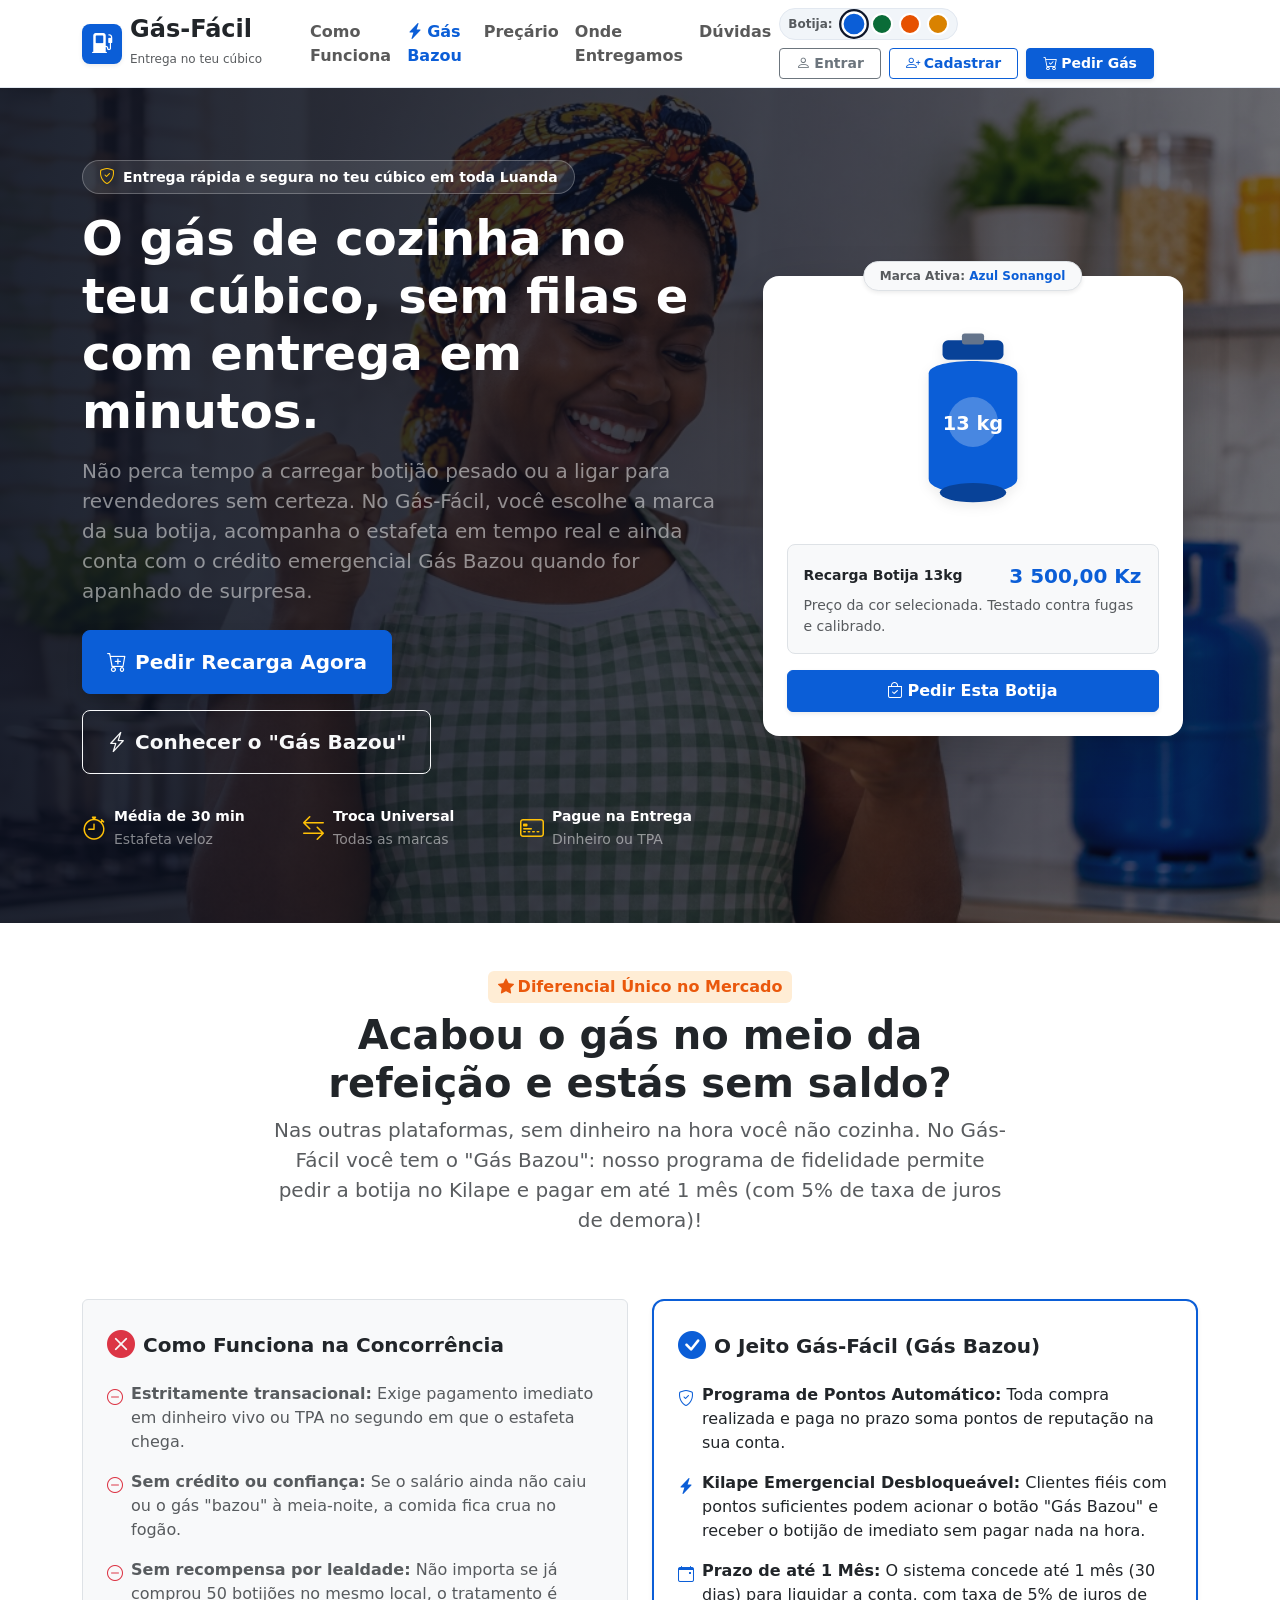
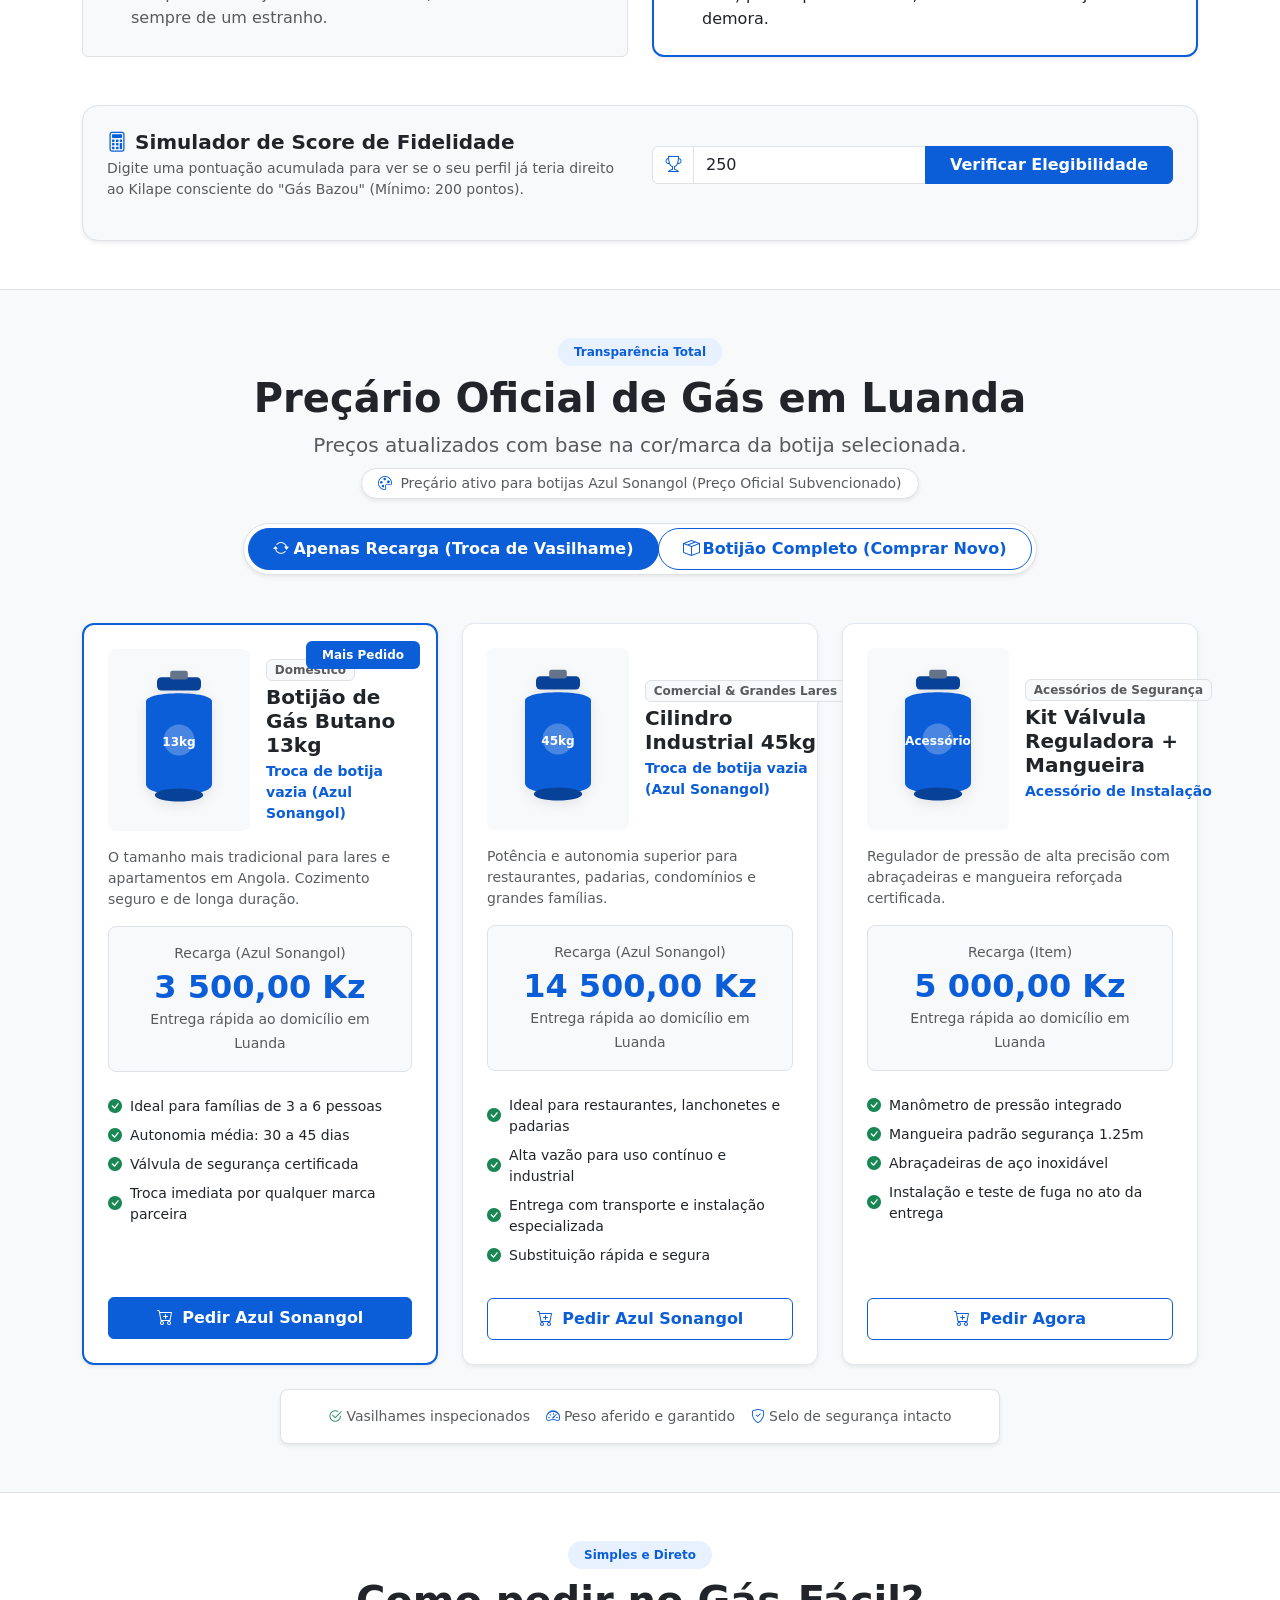
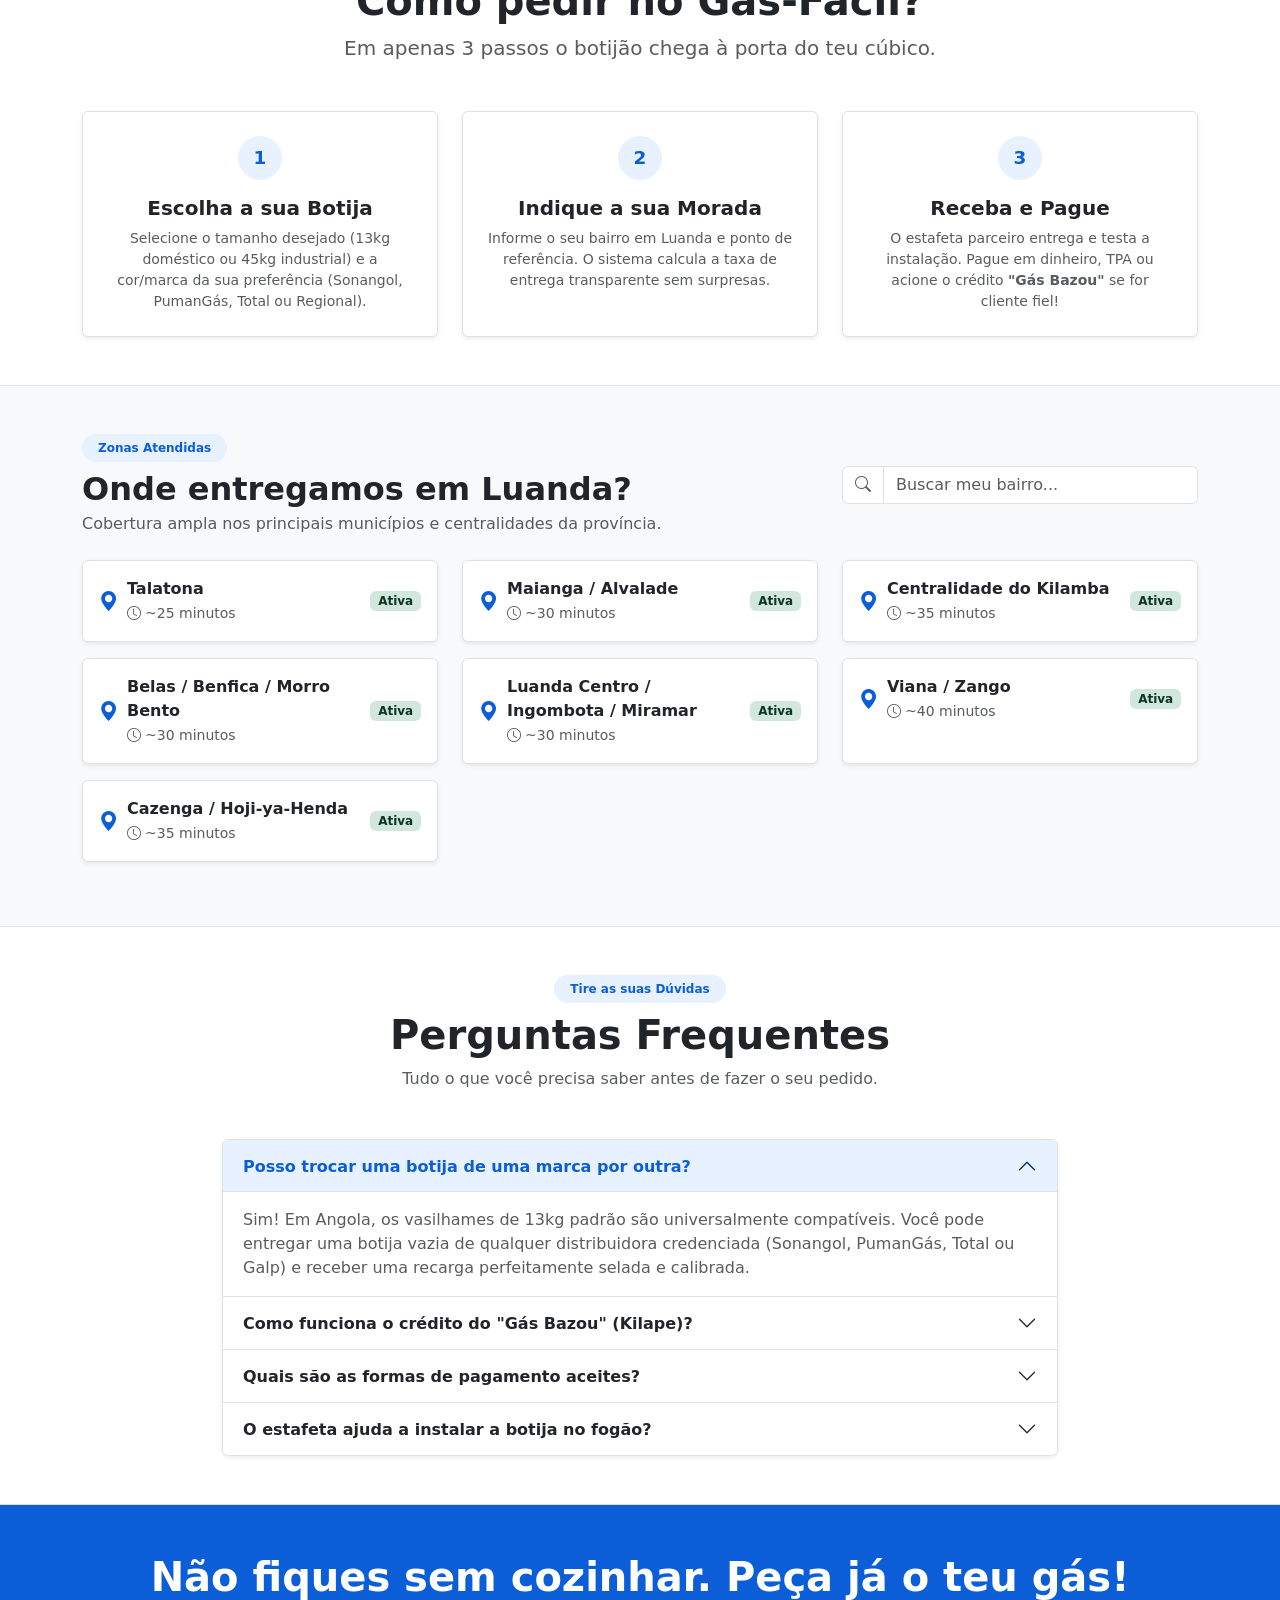
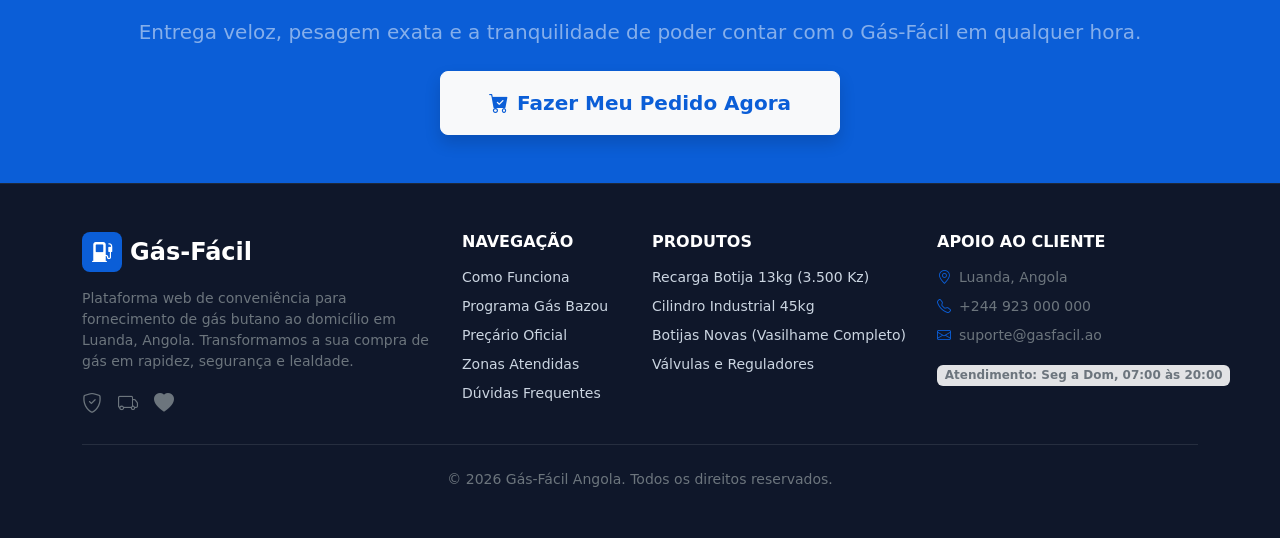
<file: src/index.html>
<!DOCTYPE html>
<html lang="pt" data-theme="blue">
<head>
  <meta charset="UTF-8">
  <meta name="viewport" content="width=device-width, initial-scale=1.0">
  <title>Gás-Fácil — Entrega Rápida de Gás no teu Cúbico em Luanda</title>
  <meta name="description" content="Plataforma de entrega rápida de gás butano ao domicílio em Luanda. Conheça o exclusivo Programa de Fidelidade com a função Gás Bazou (Kilape emergencial).">

  <!-- Bootstrap 5.3 Local -->
  <link rel="stylesheet" href="assets/css/bootstrap.min.css">
  
  <!-- Bootstrap Icons Local -->
  <link rel="stylesheet" href="assets/css/bootstrap-icons.min.css">
  
  <!-- Variáveis de Tema (White-label das Botijas em Angola) -->
  <link rel="stylesheet" href="assets/css/theme.css">
  
  <!-- Estilos Personalizados e Seguros -->
  <link rel="stylesheet" href="assets/css/styles.css">

  <!-- Aplicação imediata do tema para evitar oscilação visual -->
  <script>
    (function() {
      try {
        var savedTheme = localStorage.getItem('gf_theme') || 'blue';
        document.documentElement.setAttribute('data-theme', savedTheme);
      } catch (e) {}
    })();
  </script>
</head>
<body>

  <!-- ==========================================================================
       BARRA DE NAVEGAÇÃO PRINCIPAL (NAVBAR)
       ========================================================================== -->
  <header class="sticky-top gf-navbar">
    <nav class="navbar navbar-expand-lg navbar-light py-2">
      <div class="container">
        <!-- Logo e Identidade -->
        <a class="navbar-brand d-flex align-items-center gap-2" href="index.html">
          <div class="gf-logo-badge shadow-sm">
            <i class="bi bi-fuel-pump-fill" aria-hidden="true"></i>
          </div>
          <div>
            <span class="fs-4 fw-bold text-dark d-block lh-1">Gás-Fácil</span>
            <small class="text-muted" style="font-size: 0.75rem;">Entrega no teu cúbico</small>
          </div>
        </a>

        <!-- Botão Menu Mobile -->
        <button class="navbar-toggler" type="button" data-bs-toggle="collapse" data-bs-target="#navbarMain" aria-controls="navbarMain" aria-expanded="false" aria-label="Abrir menu de navegação">
          <span class="navbar-toggler-icon"></span>
        </button>

        <!-- Links e Ações -->
        <div class="collapse navbar-collapse" id="navbarMain">
          <ul class="navbar-nav me-auto mb-2 mb-lg-0 ms-lg-4">
            <li class="nav-item">
              <a class="nav-link fw-semibold" href="#como-funciona">Como Funciona</a>
            </li>
            <li class="nav-item">
              <a class="nav-link fw-semibold text-primary" href="#diferencial-bazou">
                <i class="bi bi-lightning-charge-fill me-1" aria-hidden="true"></i>Gás Bazou
              </a>
            </li>
            <li class="nav-item">
              <a class="nav-link fw-semibold" href="#precario">Preçário</a>
            </li>
            <li class="nav-item">
              <a class="nav-link fw-semibold" href="#cobertura">Onde Entregamos</a>
            </li>
            <li class="nav-item">
              <a class="nav-link fw-semibold" href="#faq">Dúvidas</a>
            </li>
          </ul>

          <!-- Lado Direito: Seletor de Tema das Botijas & Autenticação -->
          <div class="d-flex flex-wrap align-items-center gap-2">
            <!-- Seletor Cromático das Botijas (Azul, Verde, Laranja, Amarela) -->
            <div class="gf-theme-selector" title="Escolha a cor da sua botija/marca de preferência">
              <small class="text-muted fw-bold me-1 d-none d-sm-inline" style="font-size: 0.75rem;">Botija:</small>
              <button type="button" class="gf-theme-dot" data-set-theme="blue" title="Azul (Padrão Sonangol)" aria-label="Tema Azul"></button>
              <button type="button" class="gf-theme-dot" data-set-theme="green" title="Verde (PumanGás)" aria-label="Tema Verde"></button>
              <button type="button" class="gf-theme-dot" data-set-theme="orange" title="Laranja (TotalEnergies)" aria-label="Tema Laranja"></button>
              <button type="button" class="gf-theme-dot" data-set-theme="yellow" title="Amarela (Galp/Regional)" aria-label="Tema Amarela"></button>
            </div>

            <!-- Botões de Acesso -->
            <div id="navAuthButtons" class="d-flex align-items-center gap-2">
              <a href="login.html" class="btn btn-outline-secondary btn-sm px-3 fw-semibold">
                <i class="bi bi-person me-1" aria-hidden="true"></i>Entrar
              </a>
              <a href="register.html" class="btn btn-outline-primary btn-sm px-3 fw-semibold d-none d-sm-inline-block">
                <i class="bi bi-person-plus me-1" aria-hidden="true"></i>Cadastrar
              </a>
              <a href="#precario" class="btn btn-primary btn-sm px-3 fw-semibold shadow-sm">
                <i class="bi bi-cart-check me-1" aria-hidden="true"></i>Pedir Gás
              </a>
            </div>
          </div>
        </div>
      </div>
    </nav>
  </header>

  <main>
    <!-- ==========================================================================
         HERO SECTION (Com imagem de fundo e filtro de desfoque preto elegante)
         ========================================================================== -->
    <section class="gf-hero-section">
      <!-- Imagem de fundo com filtro de desfoque preto -->
      <div class="gf-hero-bg" aria-hidden="true"></div>
      <div class="gf-hero-overlay" aria-hidden="true"></div>

      <div class="container gf-hero-content">
        <div class="row align-items-center gy-4">
          <!-- Coluna de Texto e CTAs -->
          <div class="col-lg-7">
            <div class="d-inline-flex align-items-center gap-2 px-3 py-1 bg-white bg-opacity-10 border border-white border-opacity-25 rounded-pill mb-3 text-white">
              <i class="bi bi-shield-check text-warning" aria-hidden="true"></i>
              <span class="small fw-semibold">Entrega rápida e segura no teu cúbico em toda Luanda</span>
            </div>

            <h1 class="display-5 fw-bold text-white lh-tight mb-3">
              O gás de cozinha no teu cúbico, sem filas e com entrega em minutos.
            </h1>

            <p class="lead text-white-50 mb-4">
              Não perca tempo a carregar botijão pesado ou a ligar para revendedores sem certeza. No <strong>Gás-Fácil</strong>, você escolhe a marca da sua botija, acompanha o estafeta em tempo real e ainda conta com o crédito emergencial <strong>Gás Bazou</strong> quando for apanhado de surpresa.
            </p>

            <div class="d-flex flex-wrap gap-3 mb-4">
              <a href="#precario" class="btn btn-primary btn-lg px-4 py-3 fw-bold shadow">
                <i class="bi bi-cart-plus me-2" aria-hidden="true"></i>Pedir Recarga Agora
              </a>
              <a href="#diferencial-bazou" class="btn btn-outline-light btn-lg px-4 py-3 fw-bold">
                <i class="bi bi-lightning-charge me-2" aria-hidden="true"></i>Conhecer o "Gás Bazou"
              </a>
            </div>

            <!-- Benefícios Rápidos -->
            <div class="row g-3 pt-2 text-white">
              <div class="col-sm-4">
                <div class="d-flex align-items-center gap-2">
                  <i class="bi bi-stopwatch fs-4 text-warning" aria-hidden="true"></i>
                  <div>
                    <strong class="d-block small text-white">Média de 30 min</strong>
                    <span class="text-white-50 small">Estafeta veloz</span>
                  </div>
                </div>
              </div>
              <div class="col-sm-4">
                <div class="d-flex align-items-center gap-2">
                  <i class="bi bi-arrow-left-right fs-4 text-warning" aria-hidden="true"></i>
                  <div>
                    <strong class="d-block small text-white">Troca Universal</strong>
                    <span class="text-white-50 small">Todas as marcas</span>
                  </div>
                </div>
              </div>
              <div class="col-sm-4">
                <div class="d-flex align-items-center gap-2">
                  <i class="bi bi-credit-card-2-front fs-4 text-warning" aria-hidden="true"></i>
                  <div>
                    <strong class="d-block small text-white">Pague na Entrega</strong>
                    <span class="text-white-50 small">Dinheiro ou TPA</span>
                  </div>
                </div>
              </div>
            </div>
          </div>

          <!-- Coluna Visual: Ilustração da Botija Temática Interativa -->
          <div class="col-lg-5 text-center">
            <div class="card border-0 p-4 bg-white shadow-lg rounded-4 position-relative mx-auto" style="max-width: 420px;">
              <div class="badge bg-light text-muted border position-absolute top-0 start-50 translate-middle px-3 py-2 rounded-pill shadow-sm">
                Marca Ativa: <span id="heroBottleBrandName" class="fw-bold text-primary">Azul Sonangol</span>
              </div>

              <div class="py-4 my-2">
                <!-- SVG Dinâmico da Botija -->
                <svg class="gf-cylinder-svg mx-auto" viewBox="0 0 100 130" xmlns="http://www.w3.org/2000/svg" style="width: 140px; height: 180px;">
                  <rect x="28" y="6" width="44" height="14" rx="4" class="gf-cylinder-collar" />
                  <rect x="42" y="1" width="16" height="8" rx="2" fill="#64748b" />
                  <path d="M 18,30 C 18,18 82,18 82,30 L 82,106 C 82,120 18,120 18,106 Z" class="gf-cylinder-body" />
                  <ellipse cx="50" cy="116" rx="24" ry="7" class="gf-cylinder-collar" />
                  <circle cx="50" cy="65" r="18" fill="#ffffff" opacity="0.25" />
                  <text x="50" y="71" font-size="14" font-weight="bold" fill="#ffffff" text-anchor="middle">13 kg</text>
                </svg>
              </div>

              <div class="bg-light p-3 rounded-3 text-start mb-3 border">
                <div class="d-flex justify-content-between align-items-center mb-1">
                  <span class="small fw-semibold text-dark">Recarga Botija 13kg</span>
                  <span id="heroBottlePrice" class="fw-bold text-primary fs-5">3.500,00 Kz</span>
                </div>
                <small class="text-muted d-block">Preço da cor selecionada. Testado contra fugas e calibrado.</small>
              </div>

              <a href="dashboard.html?product=botija-13kg&type=refill" class="btn btn-primary w-100 py-2 fw-semibold shadow-sm btn-order-card" id="heroOrderBtn" data-product-id="botija-13kg" data-purchase-type="refill">
                <i class="bi bi-bag-check me-1" aria-hidden="true"></i>Pedir Esta Botija
              </a>
            </div>
          </div>
        </div>
      </div>
    </section>

    <!-- ==========================================================================
         SEÇÃO DESTAQUE DO DIFERENCIAL: "GÁS BAZOU" (O KILAPE CONSCIENTE)
         ========================================================================== -->
    <section id="diferencial-bazou" class="py-5 bg-white border-bottom">
      <div class="container">
        <!-- Cabeçalho da Seção -->
        <div class="row justify-content-center text-center mb-5">
          <div class="col-lg-8">
            <span class="gf-badge-bazou d-inline-block mb-2">
              <i class="bi bi-star-fill me-1" aria-hidden="true"></i>Diferencial Único no Mercado
            </span>
            <h2 class="h1 fw-bold text-dark">
              Acabou o gás no meio da refeição e estás sem saldo?
            </h2>
            <p class="lead text-muted">
              Nas outras plataformas, sem dinheiro na hora você não cozinha. No <strong>Gás-Fácil</strong> você tem o <strong>"Gás Bazou"</strong>: nosso programa de fidelidade permite pedir a botija no <strong>Kilape</strong> e pagar em até 1 mês (com 5% de taxa de juros de demora)!
            </p>
          </div>
        </div>

        <!-- Quadro Comparativo: Concorrência vs Gás-Fácil -->
        <div class="row g-4 align-items-stretch mb-5">
          <!-- Coluna Concorrentes -->
          <div class="col-md-6">
            <div class="card h-100 border p-4 bg-light">
              <div class="d-flex align-items-center gap-2 mb-3">
                <i class="bi bi-x-circle-fill text-danger fs-3" aria-hidden="true"></i>
                <h3 class="h5 fw-bold text-dark mb-0">Como Funciona na Concorrência</h3>
              </div>
              <ul class="list-unstyled mb-0 d-flex flex-column gap-3 text-muted">
                <li class="d-flex align-items-start gap-2">
                  <i class="bi bi-dash-circle text-danger mt-1" aria-hidden="true"></i>
                  <span><strong>Estritamente transacional:</strong> Exige pagamento imediato em dinheiro vivo ou TPA no segundo em que o estafeta chega.</span>
                </li>
                <li class="d-flex align-items-start gap-2">
                  <i class="bi bi-dash-circle text-danger mt-1" aria-hidden="true"></i>
                  <span><strong>Sem crédito ou confiança:</strong> Se o salário ainda não caiu ou o gás "bazou" à meia-noite, a comida fica crua no fogão.</span>
                </li>
                <li class="d-flex align-items-start gap-2">
                  <i class="bi bi-dash-circle text-danger mt-1" aria-hidden="true"></i>
                  <span><strong>Sem recompensa por lealdade:</strong> Não importa se já comprou 50 botijões no mesmo local, o tratamento é sempre de um estranho.</span>
                </li>
              </ul>
            </div>
          </div>

          <!-- Coluna Gás-Fácil (O Nosso Diferencial) -->
          <div class="col-md-6">
            <div class="card h-100 gf-card-bazou p-4 shadow-sm">
              <div class="d-flex align-items-center gap-2 mb-3">
                <i class="bi bi-check-circle-fill text-primary fs-3" aria-hidden="true"></i>
                <h3 class="h5 fw-bold text-dark mb-0">O Jeito Gás-Fácil (Gás Bazou)</h3>
              </div>
              <ul class="list-unstyled mb-0 d-flex flex-column gap-3 text-dark">
                <li class="d-flex align-items-start gap-2">
                  <i class="bi bi-shield-check text-primary mt-1" aria-hidden="true"></i>
                  <span><strong>Programa de Pontos Automático:</strong> Toda compra realizada e paga no prazo soma pontos de reputação na sua conta.</span>
                </li>
                <li class="d-flex align-items-start gap-2">
                  <i class="bi bi-lightning-charge-fill text-primary mt-1" aria-hidden="true"></i>
                  <span><strong>Kilape Emergencial Desbloqueável:</strong> Clientes fiéis com pontos suficientes podem acionar o botão "Gás Bazou" e receber o botijão de imediato sem pagar nada na hora.</span>
                </li>
                <li class="d-flex align-items-start gap-2">
                  <i class="bi bi-calendar-event text-primary mt-1" aria-hidden="true"></i>
                  <span><strong>Prazo de até 1 Mês:</strong> O sistema concede até 1 mês (30 dias) para liquidar a conta, com taxa de 5% de juros de demora.</span>
                </li>
              </ul>
            </div>
          </div>
        </div>

        <!-- Simulador Interativo do "Gás Bazou" -->
        <div class="card border p-4 bg-light rounded-4 shadow-sm">
          <div class="row align-items-center gy-3">
            <div class="col-lg-6">
              <h3 class="h5 fw-bold text-dark mb-1">
                <i class="bi bi-calculator text-primary me-2" aria-hidden="true"></i>Simulador de Score de Fidelidade
              </h3>
              <p class="text-muted small mb-0">
                Digite uma pontuação acumulada para ver se o seu perfil já teria direito ao Kilape consciente do "Gás Bazou" (Mínimo: 200 pontos).
              </p>
            </div>
            <div class="col-lg-6">
              <div class="input-group">
                <span class="input-group-text bg-white"><i class="bi bi-trophy text-primary"></i></span>
                <input type="number" id="simPointsInput" class="form-control" placeholder="Ex: 250 pontos" value="250" min="0" max="1000">
                <button type="button" id="btnSimulateBazou" class="btn btn-primary fw-semibold px-4">
                  Verificar Elegibilidade
                </button>
              </div>
            </div>
            <div class="col-12">
              <div id="simResultContainer" class="d-none"></div>
            </div>
          </div>
        </div>
      </div>
    </section>

    <!-- ==========================================================================
         SEÇÃO DE PREÇÁRIO (CATÁLOGO OFICIAL COM PREÇOS DAS BOTIJAS)
         ========================================================================== -->
    <section id="precario" class="py-5 bg-light border-bottom">
      <div class="container">
        <!-- Título e Introdução -->
        <div class="text-center mb-4">
          <span class="badge bg-primary-subtle text-primary px-3 py-2 rounded-pill fw-semibold mb-2">
            Transparência Total
          </span>
          <h2 class="h1 fw-bold text-dark">Preçário Oficial de Gás em Luanda</h2>
          <p class="text-muted lead mb-2">Preços atualizados com base na cor/marca da botija selecionada.</p>
          <div class="d-inline-flex align-items-center gap-2 px-3 py-1 bg-white border rounded-pill shadow-sm small text-muted">
            <i class="bi bi-palette text-primary" aria-hidden="true"></i>
            <span id="pricingActiveThemeNotice">Preçário ativo para botijas Azul Sonangol (Preço Oficial Subvencionado)</span>
          </div>
        </div>

        <!-- Alternador entre Recarga e Botijão Novo -->
        <div class="d-flex justify-content-center mb-5">
          <div class="btn-group p-1 bg-white border rounded-pill shadow-sm" role="group" aria-label="Opções de compra">
            <button type="button" id="btnPricingRefill" class="btn btn-primary rounded-pill px-4 py-2 fw-semibold active">
              <i class="bi bi-arrow-repeat me-1" aria-hidden="true"></i>Apenas Recarga (Troca de Vasilhame)
            </button>
            <button type="button" id="btnPricingComplete" class="btn btn-outline-primary rounded-pill px-4 py-2 fw-semibold">
              <i class="bi bi-box-seam me-1" aria-hidden="true"></i>Botijão Completo (Comprar Novo)
            </button>
          </div>
        </div>

        <!-- Contêiner dos Cards de Preço (Injetados dinamicamente via home.js) -->
        <div id="pricingCardsContainer" class="row justify-content-center">
          <!-- Carregando via JavaScript -->
          <div class="col-12 text-center py-5">
            <div class="spinner-border text-primary" role="status">
              <span class="visually-hidden">A carregar produtos...</span>
            </div>
          </div>
        </div>

        <!-- Aviso de Garantia e Pesagem -->
        <div class="card border bg-white p-3 rounded-3 shadow-sm text-center mx-auto" style="max-width: 720px;">
          <div class="d-flex flex-wrap align-items-center justify-content-center gap-3 text-muted small">
            <span><i class="bi bi-check2-circle text-success me-1"></i>Vasilhames inspecionados</span>
            <span><i class="bi bi-speedometer2 text-primary me-1"></i>Peso aferido e garantido</span>
            <span><i class="bi bi-shield-check text-primary me-1"></i>Selo de segurança intacto</span>
          </div>
        </div>
      </div>
    </section>

    <!-- ==========================================================================
         SEÇÃO COMO FUNCIONA (FILOSOFIA GÁS NO CÚBICO)
         ========================================================================== -->
    <section id="como-funciona" class="py-5 bg-white border-bottom">
      <div class="container">
        <div class="text-center mb-5">
          <span class="badge bg-primary-subtle text-primary px-3 py-2 rounded-pill fw-semibold mb-2">Simples e Direto</span>
          <h2 class="h1 fw-bold text-dark">Como pedir no Gás-Fácil?</h2>
          <p class="text-muted lead">Em apenas 3 passos o botijão chega à porta do teu cúbico.</p>
        </div>

        <div class="row g-4">
          <!-- Passo 1 -->
          <div class="col-md-4">
            <div class="card h-100 border p-4 text-center bg-white shadow-sm">
              <div class="gf-step-number mx-auto mb-3">1</div>
              <h3 class="h5 fw-bold text-dark mb-2">Escolha a sua Botija</h3>
              <p class="text-muted small mb-0">
                Selecione o tamanho desejado (13kg doméstico ou 45kg industrial) e a cor/marca da sua preferência (Sonangol, PumanGás, Total ou Regional).
              </p>
            </div>
          </div>

          <!-- Passo 2 -->
          <div class="col-md-4">
            <div class="card h-100 border p-4 text-center bg-white shadow-sm">
              <div class="gf-step-number mx-auto mb-3">2</div>
              <h3 class="h5 fw-bold text-dark mb-2">Indique a sua Morada</h3>
              <p class="text-muted small mb-0">
                Informe o seu bairro em Luanda e ponto de referência. O sistema calcula a taxa de entrega transparente sem surpresas.
              </p>
            </div>
          </div>

          <!-- Passo 3 -->
          <div class="col-md-4">
            <div class="card h-100 border p-4 text-center bg-white shadow-sm">
              <div class="gf-step-number mx-auto mb-3">3</div>
              <h3 class="h5 fw-bold text-dark mb-2">Receba e Pague</h3>
              <p class="text-muted small mb-0">
                O estafeta parceiro entrega e testa a instalação. Pague em dinheiro, TPA ou acione o crédito <strong>"Gás Bazou"</strong> se for cliente fiel!
              </p>
            </div>
          </div>
        </div>
      </div>
    </section>

    <!-- ==========================================================================
         SEÇÃO ÁREAS DE COBERTURA EM LUANDA
         ========================================================================== -->
    <section id="cobertura" class="py-5 bg-light border-bottom">
      <div class="container">
        <div class="row align-items-center mb-4">
          <div class="col-md-8">
            <span class="badge bg-primary-subtle text-primary px-3 py-2 rounded-pill fw-semibold mb-2">
              Zonas Atendidas
            </span>
            <h2 class="h2 fw-bold text-dark mb-1">Onde entregamos em Luanda?</h2>
            <p class="text-muted mb-0">Cobertura ampla nos principais municípios e centralidades da província.</p>
          </div>
          <div class="col-md-4 mt-3 mt-md-0">
            <div class="input-group">
              <span class="input-group-text bg-white"><i class="bi bi-search text-muted"></i></span>
              <input type="text" id="coverageSearch" class="form-control" placeholder="Buscar meu bairro...">
            </div>
          </div>
        </div>

        <!-- Lista dinâmica de bairros -->
        <div id="coverageList" class="row">
          <!-- Carregando via JavaScript -->
        </div>
      </div>
    </section>

    <!-- ==========================================================================
         SEÇÃO DE PERGUNTAS FREQUENTES (FAQ)
         ========================================================================== -->
    <section id="faq" class="py-5 bg-white border-bottom">
      <div class="container" style="max-width: 860px;">
        <div class="text-center mb-5">
          <span class="badge bg-primary-subtle text-primary px-3 py-2 rounded-pill fw-semibold mb-2">Tire as suas Dúvidas</span>
          <h2 class="h1 fw-bold text-dark">Perguntas Frequentes</h2>
          <p class="text-muted">Tudo o que você precisa saber antes de fazer o seu pedido.</p>
        </div>

        <div class="accordion shadow-sm rounded-3" id="faqAccordion">
          <!-- Item 1 -->
          <div class="accordion-item">
            <h3 class="accordion-header" id="headingOne">
              <button class="accordion-button fw-bold" type="button" data-bs-toggle="collapse" data-bs-target="#collapseOne" aria-expanded="true" aria-controls="collapseOne">
                Posso trocar uma botija de uma marca por outra?
              </button>
            </h3>
            <div id="collapseOne" class="accordion-collapse collapse show" aria-labelledby="headingOne" data-bs-parent="#faqAccordion">
              <div class="accordion-body text-muted">
                Sim! Em Angola, os vasilhames de 13kg padrão são universalmente compatíveis. Você pode entregar uma botija vazia de qualquer distribuidora credenciada (Sonangol, PumanGás, Total ou Galp) e receber uma recarga perfeitamente selada e calibrada.
              </div>
            </div>
          </div>

          <!-- Item 2 -->
          <div class="accordion-item">
            <h3 class="accordion-header" id="headingTwo">
              <button class="accordion-button collapsed fw-bold" type="button" data-bs-toggle="collapse" data-bs-target="#collapseTwo" aria-expanded="false" aria-controls="collapseTwo">
                Como funciona o crédito do "Gás Bazou" (Kilape)?
              </button>
            </h3>
            <div id="collapseTwo" class="accordion-collapse collapse" aria-labelledby="headingTwo" data-bs-parent="#faqAccordion">
              <div class="accordion-body text-muted">
                O "Gás Bazou" é o nosso programa de lealdade e confiança. Cada vez que você faz um pedido no Gás-Fácil e paga em dia, acumula pontos de fidelidade. Ao atingir 200 pontos (Nível Prata), você desbloqueia a opção de pedir gás sem pagar no momento, com prazo de pagamento de até <strong>1 mês (30 dias)</strong> para quitar, aplicando-se <strong>5% do valor como taxa de juros de demora</strong>. Apenas é permitido 1 Kilape ativo por cliente.
              </div>
            </div>
          </div>

          <!-- Item 3 -->
          <div class="accordion-item">
            <h3 class="accordion-header" id="headingThree">
              <button class="accordion-button collapsed fw-bold" type="button" data-bs-toggle="collapse" data-bs-target="#collapseThree" aria-expanded="false" aria-controls="collapseThree">
                Quais são as formas de pagamento aceites?
              </button>
            </h3>
            <div id="collapseThree" class="accordion-collapse collapse" aria-labelledby="headingThree" data-bs-parent="#faqAccordion">
              <div class="accordion-body text-muted">
                Aceitamos pagamento na entrega em <strong>dinheiro físico</strong>, <strong>TPA (Multicaixa)</strong>, transferência bancária prévia e, para clientes fiéis elegíveis, a modalidade <strong>"Gás Bazou" (Kilape)</strong>.
              </div>
            </div>
          </div>

          <!-- Item 4 -->
          <div class="accordion-item">
            <h3 class="accordion-header" id="headingFour">
              <button class="accordion-button collapsed fw-bold" type="button" data-bs-toggle="collapse" data-bs-target="#collapseFour" aria-expanded="false" aria-controls="collapseFour">
                O estafeta ajuda a instalar a botija no fogão?
              </button>
            </h3>
            <div id="collapseFour" class="accordion-collapse collapse" aria-labelledby="headingFour" data-bs-parent="#faqAccordion">
              <div class="accordion-body text-muted">
                Com certeza! Todos os nossos entregadores parceiros são treinados para conectar a válvula, trocar a abraçadeira se necessário e realizar o teste de espuma com sabão para atestar ausência total de fuga de gás.
              </div>
            </div>
          </div>
        </div>
      </div>
    </section>

    <!-- ==========================================================================
         CALL TO ACTION FINAL (RODAPÉ DE AÇÃO)
         ========================================================================== -->
    <section class="py-5 bg-primary text-white text-center">
      <div class="container">
        <h2 class="display-6 fw-bold mb-3">Não fiques sem cozinhar. Peça já o teu gás!</h2>
        <p class="lead mb-4 text-white-50">
          Entrega veloz, pesagem exata e a tranquilidade de poder contar com o Gás-Fácil em qualquer hora.
        </p>
        <a href="#precario" class="btn btn-light btn-lg px-5 py-3 fw-bold text-primary shadow">
          <i class="bi bi-cart-check-fill me-2" aria-hidden="true"></i>Fazer Meu Pedido Agora
        </a>
      </div>
    </section>
  </main>

  <!-- ==========================================================================
       RODAPÉ (FOOTER)
       ========================================================================== -->
  <footer class="gf-footer py-5">
    <div class="container">
      <div class="row g-4 justify-content-between mb-4">
        <!-- Coluna Institucional -->
        <div class="col-lg-4">
          <div class="d-flex align-items-center gap-2 mb-3">
            <div class="gf-logo-badge">
              <i class="bi bi-fuel-pump-fill" aria-hidden="true"></i>
            </div>
            <span class="fs-4 fw-bold text-white">Gás-Fácil</span>
          </div>
          <p class="small text-secondary">
            Plataforma web de conveniência para fornecimento de gás butano ao domicílio em Luanda, Angola. Transformamos a sua compra de gás em rapidez, segurança e lealdade.
          </p>
          <div class="d-flex gap-3 text-secondary">
            <i class="bi bi-shield-check fs-5" title="Segurança Certificada"></i>
            <i class="bi bi-truck fs-5" title="Entrega em Luanda"></i>
            <i class="bi bi-heart-fill fs-5" title="Programa de Fidelidade"></i>
          </div>
        </div>

        <!-- Links Rápidos -->
        <div class="col-sm-6 col-lg-2">
          <h4 class="h6 text-white text-uppercase fw-bold mb-3">Navegação</h4>
          <ul class="list-unstyled small d-flex flex-column gap-2">
            <li><a href="#como-funciona">Como Funciona</a></li>
            <li><a href="#diferencial-bazou">Programa Gás Bazou</a></li>
            <li><a href="#precario">Preçário Oficial</a></li>
            <li><a href="#cobertura">Zonas Atendidas</a></li>
            <li><a href="#faq">Dúvidas Frequentes</a></li>
          </ul>
        </div>

        <!-- Produtos -->
        <div class="col-sm-6 col-lg-3">
          <h4 class="h6 text-white text-uppercase fw-bold mb-3">Produtos</h4>
          <ul class="list-unstyled small d-flex flex-column gap-2">
            <li><a href="#precario">Recarga Botija 13kg (3.500 Kz)</a></li>
            <li><a href="#precario">Cilindro Industrial 45kg</a></li>
            <li><a href="#precario">Botijas Novas (Vasilhame Completo)</a></li>
            <li><a href="#precario">Válvulas e Reguladores</a></li>
          </ul>
        </div>

        <!-- Contacto e Suporte -->
        <div class="col-lg-3">
          <h4 class="h6 text-white text-uppercase fw-bold mb-3">Apoio ao Cliente</h4>
          <p class="small text-secondary mb-2">
            <i class="bi bi-geo-alt me-2 text-primary"></i>Luanda, Angola
          </p>
          <p class="small text-secondary mb-2">
            <i class="bi bi-telephone me-2 text-primary"></i>+244 923 000 000
          </p>
          <p class="small text-secondary mb-3">
            <i class="bi bi-envelope me-2 text-primary"></i>suporte@gasfacil.ao
          </p>
          <span class="badge bg-secondary-subtle text-secondary small">
            Atendimento: Seg a Dom, 07:00 às 20:00
          </span>
        </div>
      </div>

      <hr class="border-secondary my-4">

      <div class="text-center small text-secondary">
        &copy; 2026 Gás-Fácil Angola. Todos os direitos reservados.
      </div>
    </div>
  </footer>

  <!-- Bootstrap 5 Bundle JS Local (com Popper) -->
  <script src="assets/js/vendor/bootstrap.bundle.min.js"></script>

  <!-- Scripts do Gás-Fácil (Vanilla JS compatível tanto com file:/// quanto com servidores HTTP) -->
  <script src="assets/js/utils/formatters.js"></script>
  <script src="assets/js/utils/themeSwitcher.js"></script>
  <script src="assets/js/services/storage.js"></script>
  <script src="assets/js/services/seedData.js"></script>
  <script src="assets/js/services/authService.js"></script>
  <script src="assets/js/services/loyaltyService.js"></script>
  <script src="assets/js/services/productService.js"></script>
  <script src="assets/js/pages/home.js"></script>
</body>
</html>
</file>
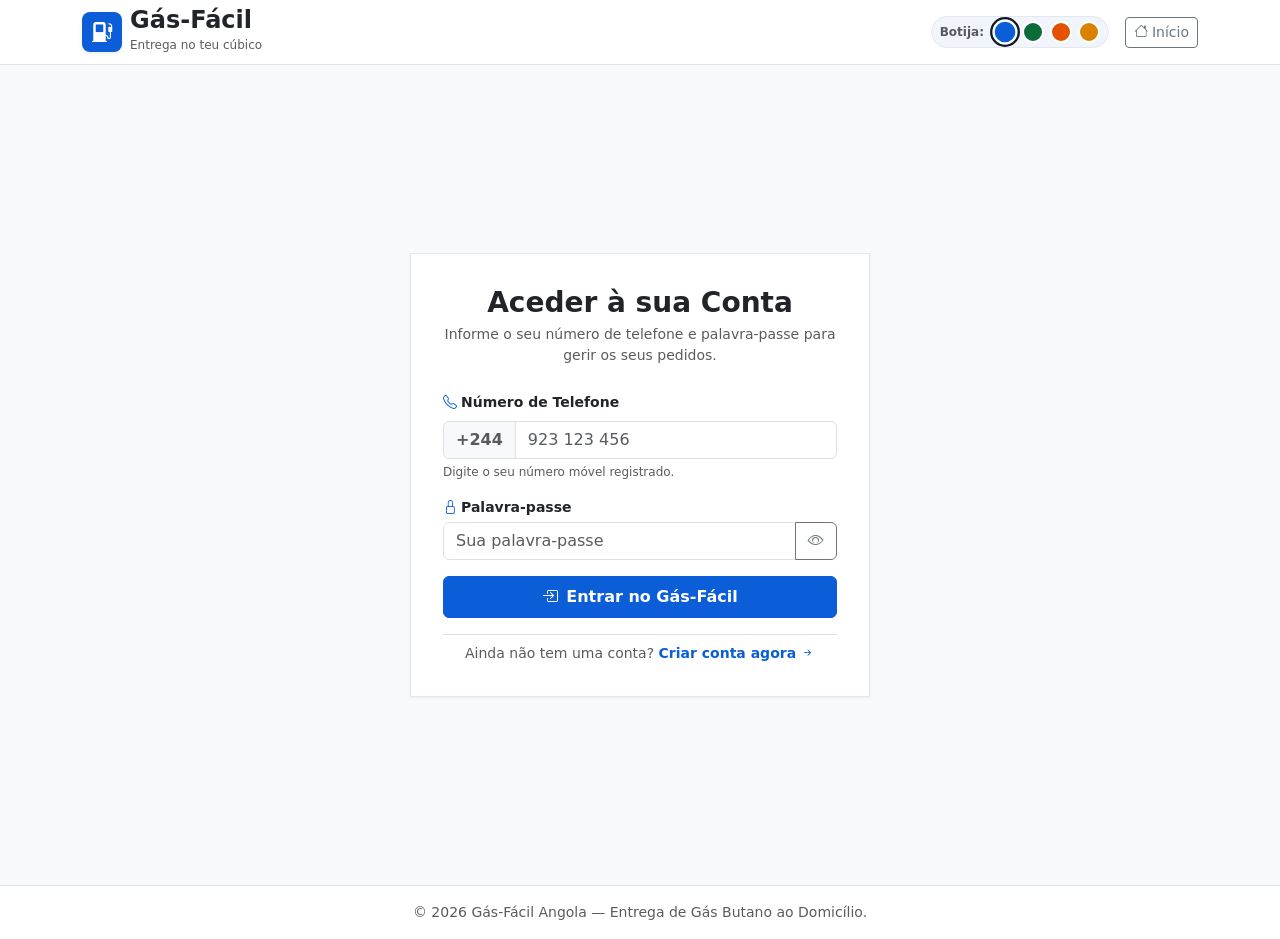
<file: src/admin.html>
<!DOCTYPE html>
<html lang="pt" data-theme="blue">
<head>
  <meta charset="UTF-8">
  <meta name="viewport" content="width=device-width, initial-scale=1.0">
  <title>Painel do Gestor — Gás-Fácil</title>
  <meta name="description" content="Gestão centralizada de pedidos, entregas e atualização de estados do sistema Gás-Fácil.">

  <!-- Bootstrap 5.3 Local -->
  <link rel="stylesheet" href="assets/css/bootstrap.min.css">
  
  <!-- Bootstrap Icons Local -->
  <link rel="stylesheet" href="assets/css/bootstrap-icons.min.css">
  
  <!-- Variáveis de Tema (White-label das Botijas em Angola) -->
  <link rel="stylesheet" href="assets/css/theme.css">
  
  <!-- Estilos Personalizados e Seguros -->
  <link rel="stylesheet" href="assets/css/styles.css">

  <!-- Aplicação imediata do tema para evitar oscilação visual -->
  <script>
    (function() {
      try {
        var savedTheme = localStorage.getItem('gf_theme') || 'blue';
        document.documentElement.setAttribute('data-theme', savedTheme);
      } catch (e) {}
    })();
  </script>
</head>
<body class="bg-light">

  <!-- ==========================================================================
       BARRA DE NAVEGAÇÃO DO GESTOR (HEADER)
       ========================================================================== -->
  <header class="sticky-top bg-white border-bottom">
    <nav class="navbar navbar-expand-lg navbar-light py-2">
      <div class="container-fluid px-lg-4">
        <!-- Logo e Identidade do Gestor -->
        <a class="navbar-brand d-flex align-items-center gap-2" href="admin.html">
          <div class="gf-logo-badge shadow-sm">
            <i class="bi bi-shield-lock-fill" aria-hidden="true"></i>
          </div>
          <div>
            <div class="d-flex align-items-center gap-2">
              <span class="fs-4 fw-bold text-dark lh-1">Gás-Fácil</span>
              <span class="badge bg-dark text-white small" style="font-size: 0.7rem;">Gestor</span>
            </div>
            <small class="text-muted" style="font-size: 0.75rem;">Operações & Distribuição</small>
          </div>
        </a>

        <!-- Botão Menu Mobile -->
        <button class="navbar-toggler" type="button" data-bs-toggle="collapse" data-bs-target="#navbarAdmin" aria-controls="navbarAdmin" aria-expanded="false" aria-label="Abrir menu">
          <span class="navbar-toggler-icon"></span>
        </button>

        <!-- Ações e Perfil do Gestor -->
        <div class="collapse navbar-collapse" id="navbarAdmin">
          <ul class="navbar-nav me-auto mb-2 mb-lg-0 ms-lg-3">
            <li class="nav-item">
              <a class="nav-link active fw-semibold" href="admin.html">
                <i class="bi bi-kanban me-1"></i>Gestão de Pedidos
              </a>
            </li>
            <li class="nav-item">
              <a class="nav-link fw-semibold" href="index.html">
                <i class="bi bi-house me-1"></i>Página Inicial
              </a>
            </li>
          </ul>

          <div class="d-flex flex-wrap align-items-center gap-3">
            <!-- Seletor Cromático das Botijas no Painel -->
            <div class="gf-theme-selector" title="Alterar cor da botija / tema">
              <small class="text-muted fw-bold me-1 d-none d-sm-inline" style="font-size: 0.75rem;">Botija:</small>
              <button type="button" class="gf-theme-dot" data-set-theme="blue" title="Azul (Sonangol)" aria-label="Tema Azul"></button>
              <button type="button" class="gf-theme-dot" data-set-theme="green" title="Verde (PumanGás)" aria-label="Tema Verde"></button>
              <button type="button" class="gf-theme-dot" data-set-theme="orange" title="Laranja (TotalEnergies)" aria-label="Tema Laranja"></button>
              <button type="button" class="gf-theme-dot" data-set-theme="yellow" title="Amarela (Galp/Regional)" aria-label="Tema Amarela"></button>
            </div>

            <!-- Dados do Gestor -->
            <div class="d-flex align-items-center gap-2 border-start ps-3">
              <div class="gf-user-avatar shadow-sm bg-dark text-white" id="adminAvatar">OP</div>
              <div class="d-none d-md-block lh-sm">
                <div class="fw-bold text-dark small" id="adminName">Gestor Operacional</div>
                <small class="text-muted">Acesso Gestor</small>
              </div>
            </div>

            <!-- Botão Sair -->
            <button type="button" class="btn btn-outline-danger btn-sm px-3" data-action="logout" title="Terminar sessão">
              <i class="bi bi-box-arrow-right me-1"></i>Sair
            </button>
          </div>
        </div>
      </div>
    </nav>
  </header>

  <!-- ==========================================================================
       CONTEÚDO PRINCIPAL DO PAINEL DO GESTOR
       ========================================================================== -->
  <main class="py-4">
    <div class="container-fluid px-lg-4">

      <!-- Cabeçalho do Painel -->
      <div class="d-flex flex-wrap justify-content-between align-items-center gap-3 mb-4">
        <div>
          <h1 class="h3 fw-bold text-dark mb-1">
            <i class="bi bi-clipboard2-check text-primary me-2"></i>Controle de Pedidos e Entregas
          </h1>
          <p class="text-muted small mb-0">
            Consulte todas as encomendas em tempo real e altere o estado de entrega dos botijões.
          </p>
        </div>
        <div class="d-flex align-items-center gap-2">
          <button type="button" id="btnRefreshOrders" class="btn btn-outline-secondary btn-sm px-3">
            <i class="bi bi-arrow-clockwise me-1"></i>Atualizar Lista
          </button>
        </div>
      </div>

      <!-- Alerta dinâmico de feedback para o Gestor -->
      <div id="adminAlert" class="alert d-none py-2 px-3 small d-flex align-items-center mb-4" role="alert"></div>

      <!-- Cards de Métricas Operacionais -->
      <div class="row g-3 mb-4">
        <div class="col-sm-6 col-lg-3">
          <div class="gf-stat-card shadow-sm h-100">
            <div class="d-flex align-items-center justify-content-between mb-2">
              <span class="text-muted small fw-semibold">Total de Pedidos</span>
              <div class="gf-stat-icon bg-light text-dark">
                <i class="bi bi-receipt"></i>
              </div>
            </div>
            <div class="fs-2 fw-bold text-dark" id="statTotalOrders">0</div>
            <div class="small text-muted mt-1">Registrados no sistema</div>
          </div>
        </div>

        <div class="col-sm-6 col-lg-3">
          <div class="gf-stat-card shadow-sm h-100">
            <div class="d-flex align-items-center justify-content-between mb-2">
              <span class="text-muted small fw-semibold">Pendentes / Preparação</span>
              <div class="gf-stat-icon bg-primary-subtle text-primary">
                <i class="bi bi-hourglass-split"></i>
              </div>
            </div>
            <div class="fs-2 fw-bold text-primary" id="statPendingOrders">0</div>
            <div class="small text-muted mt-1">Aguardando saída da base</div>
          </div>
        </div>

        <div class="col-sm-6 col-lg-3">
          <div class="gf-stat-card shadow-sm h-100">
            <div class="d-flex align-items-center justify-content-between mb-2">
              <span class="text-muted small fw-semibold">Em Rota / A Caminho</span>
              <div class="gf-stat-icon bg-warning bg-opacity-10 text-warning">
                <i class="bi bi-truck"></i>
              </div>
            </div>
            <div class="fs-2 fw-bold text-warning" id="statInTransitOrders">0</div>
            <div class="small text-muted mt-1">Estafetas em trânsito</div>
          </div>
        </div>

        <div class="col-sm-6 col-lg-3">
          <div class="gf-stat-card shadow-sm h-100">
            <div class="d-flex align-items-center justify-content-between mb-2">
              <span class="text-muted small fw-semibold">Entregues com Sucesso</span>
              <div class="gf-stat-icon bg-success bg-opacity-10 text-success">
                <i class="bi bi-check2-circle"></i>
              </div>
            </div>
            <div class="fs-2 fw-bold text-success" id="statDeliveredOrders">0</div>
            <div class="small text-muted mt-1">Concluídos e recebidos</div>
          </div>
        </div>
      </div>

      <!-- Barra de Filtros e Busca -->
      <div class="card border bg-white shadow-sm mb-4">
        <div class="card-body p-3">
          <div class="row g-2 align-items-center">
            <!-- Filtro de Estado -->
            <div class="col-md-4 col-lg-3">
              <label for="filterStatusSelect" class="form-label small text-muted mb-1 fw-semibold">Filtrar por Estado</label>
              <select class="form-select form-select-sm" id="filterStatusSelect">
                <option value="all" selected>Todos os Estados</option>
                <option value="received">Recebido</option>
                <option value="preparing">Em Preparação</option>
                <option value="in_transit">A Caminho (Em Rota)</option>
                <option value="delivered">Entregue</option>
                <option value="cancelled">Cancelado</option>
              </select>
            </div>

            <!-- Busca por Texto -->
            <div class="col-md-8 col-lg-5">
              <label for="searchInput" class="form-label small text-muted mb-1 fw-semibold">Buscar Pedido ou Cliente</label>
              <div class="input-group input-group-sm">
                <span class="input-group-text bg-light"><i class="bi bi-search"></i></span>
                <input type="text" class="form-control" id="searchInput" placeholder="Digite ID (ex: ORD-2026), nome ou telefone...">
              </div>
            </div>

            <!-- Contador de resultados -->
            <div class="col-12 col-lg-4 text-lg-end mt-2 mt-lg-4">
              <span class="small text-muted" id="resultsCount">Carregando pedidos...</span>
            </div>
          </div>
        </div>
      </div>

      <!-- Tabela Central de Pedidos -->
      <div class="card border bg-white shadow-sm">
        <div class="card-header bg-white py-3 border-bottom d-flex justify-content-between align-items-center flex-wrap gap-2">
          <h2 class="h5 fw-bold text-dark mb-0">
            <i class="bi bi-list-check text-primary me-2"></i>Pedidos Registrados
          </h2>
          <span class="badge bg-light text-dark border">Atualização em tempo real</span>
        </div>

        <div class="table-responsive">
          <table class="table table-hover align-middle mb-0">
            <thead class="table-light text-muted small text-uppercase">
              <tr>
                <th scope="col">ID Pedido</th>
                <th scope="col">Data / Hora</th>
                <th scope="col">Cliente / Contacto</th>
                <th scope="col">Produto & Marca</th>
                <th scope="col">Destino / Zona</th>
                <th scope="col">Total (Kz)</th>
                <th scope="col">Estado Atual</th>
                <th scope="col" class="text-end">Ação do Gestor</th>
              </tr>
            </thead>
            <tbody id="adminOrdersTableBody" class="small">
              <!-- Renderizado dinamicamente por admin.js -->
            </tbody>
          </table>
        </div>
      </div>

    </div>
  </main>

  <!-- ==========================================================================
       MODAL DE ALTERAÇÃO DE ESTADO DO PEDIDO
       ========================================================================== -->
  <div class="modal fade" id="modalChangeStatus" tabindex="-1" aria-labelledby="modalChangeStatusLabel" aria-hidden="true">
    <div class="modal-dialog modal-dialog-centered">
      <div class="modal-content border-0 shadow">
        <div class="modal-header border-bottom">
          <h5 class="modal-title fw-bold text-dark" id="modalChangeStatusLabel">
            <i class="bi bi-arrow-repeat text-primary me-2"></i>Alterar Estado do Pedido
          </h5>
          <button type="button" class="btn-close" data-bs-dismiss="modal" aria-label="Fechar"></button>
        </div>

        <form id="formChangeStatus" class="needs-validation" novalidate>
          <div class="modal-body p-4">
            <input type="hidden" id="modalOrderId">

            <!-- Resumo do Pedido -->
            <div class="p-3 bg-light rounded border mb-3">
              <div class="d-flex justify-content-between align-items-center mb-1">
                <strong class="text-dark" id="modalOrderDisplayId">ORD-XXXX</strong>
                <span class="badge bg-secondary" id="modalOrderCurrentStatusBadge">Estado Atual</span>
              </div>
              <div class="small text-muted" id="modalOrderCustomerInfo">Cliente: --</div>
              <div class="small text-muted" id="modalOrderProductInfo">Produto: --</div>
            </div>

            <!-- Seleção do Novo Estado -->
            <div class="mb-3">
              <label for="selectNewStatus" class="form-label fw-semibold small text-dark">
                Novo Estado de Operação
              </label>
              <select class="form-select" id="selectNewStatus" required>
                <option value="received">Recebido (Pedido registrado no sistema)</option>
                <option value="preparing">Em Preparação (Separação na base/depósito)</option>
                <option value="in_transit">A Caminho (Estafeta em rota para o domicílio)</option>
                <option value="delivered">Entregue (Botijão entregue e concluído)</option>
                <option value="cancelled">Cancelado (Pedido cancelado/estornado)</option>
              </select>
              <div class="form-text text-muted" style="font-size: 0.75rem;">
                A alteração atualiza a linha do tempo no painel do cliente imediatamente.
              </div>
            </div>

          </div>
          <div class="modal-footer border-top">
            <button type="button" class="btn btn-outline-secondary" data-bs-dismiss="modal">Fechar</button>
            <button type="submit" id="btnConfirmStatusChange" class="btn btn-primary fw-semibold px-4">
              <i class="bi bi-check2 me-1"></i>Salvar Novo Estado
            </button>
          </div>
        </form>
      </div>
    </div>
  </div>

  <!-- Rodapé -->
  <footer class="py-3 text-center text-muted small border-top bg-white mt-auto">
    <div class="container-fluid">
      &copy; 2026 Gás-Fácil Angola — Módulo de Operações e Gestão de Entregas.
    </div>
  </footer>

  <!-- Scripts -->
  <script src="assets/js/vendor/bootstrap.bundle.min.js"></script>
  <script src="assets/js/services/storage.js"></script>
  <script src="assets/js/services/seedData.js"></script>
  <script src="assets/js/services/authService.js"></script>
  <script src="assets/js/services/orderService.js"></script>
  <script src="assets/js/utils/formatters.js"></script>
  <script src="assets/js/utils/themeSwitcher.js"></script>
  <script src="assets/js/pages/admin.js"></script>
</body>
</html>
</file>
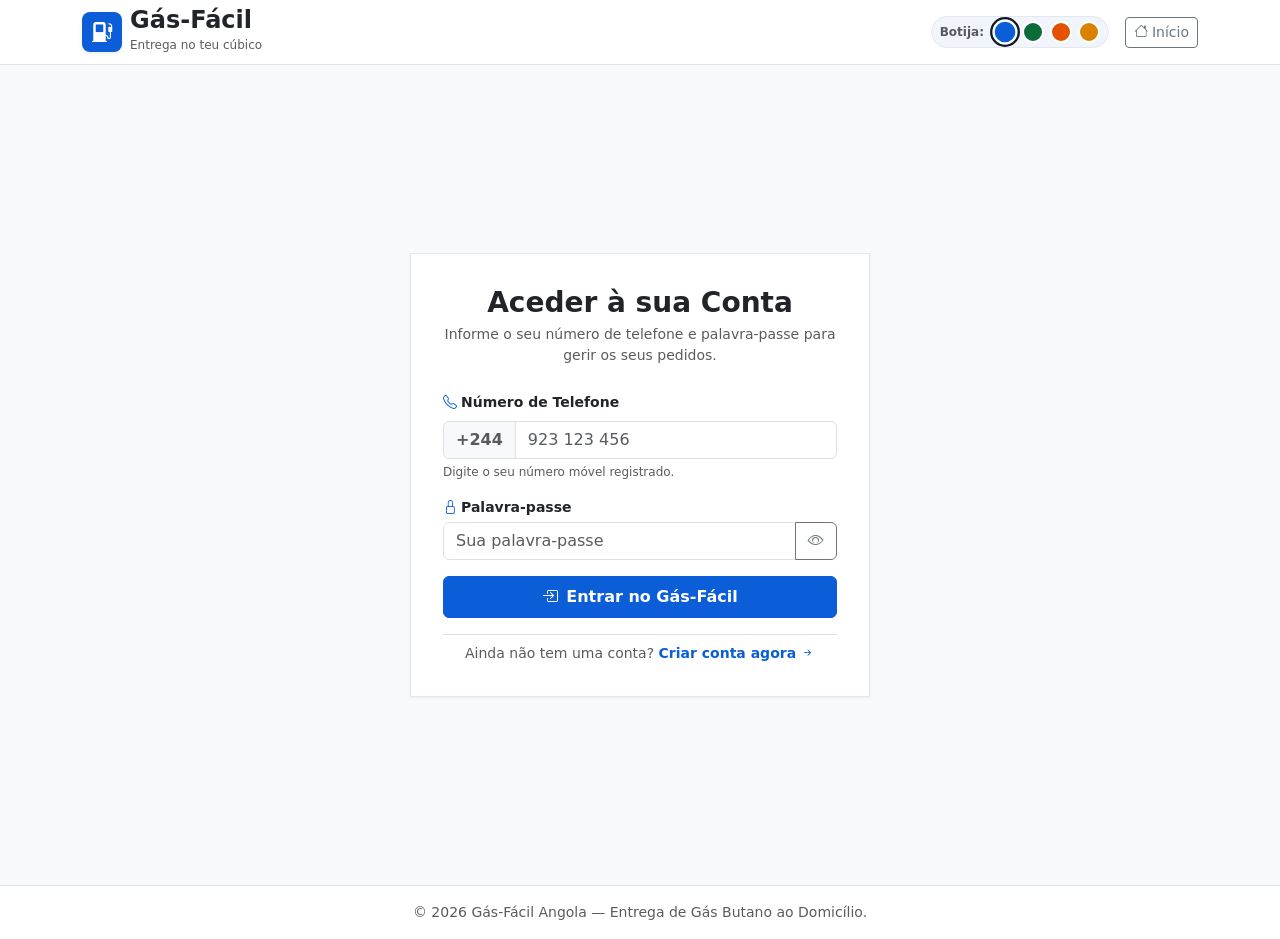
<file: src/dashboard.html>
<!DOCTYPE html>
<html lang="pt" data-theme="blue">
<head>
  <meta charset="UTF-8">
  <meta name="viewport" content="width=device-width, initial-scale=1.0">
  <title>Painel do Cliente — Gás-Fácil</title>
  <meta name="description" content="Acompanhe os seus pedidos, saldo de pontos de fidelidade e crédito emergencial Gás Bazou.">

  <!-- Bootstrap 5.3 Local -->
  <link rel="stylesheet" href="assets/css/bootstrap.min.css">
  
  <!-- Bootstrap Icons Local -->
  <link rel="stylesheet" href="assets/css/bootstrap-icons.min.css">
  
  <!-- Variáveis de Tema (White-label das Botijas em Angola) -->
  <link rel="stylesheet" href="assets/css/theme.css">
  
  <!-- Estilos Personalizados e Seguros -->
  <link rel="stylesheet" href="assets/css/styles.css">

  <!-- Aplicação imediata do tema para evitar oscilação visual -->
  <script>
    (function() {
      try {
        var savedTheme = localStorage.getItem('gf_theme') || 'blue';
        document.documentElement.setAttribute('data-theme', savedTheme);
      } catch (e) {}
    })();
  </script>
</head>
<body class="bg-light">

  <!-- ==========================================================================
       BARRA DE NAVEGAÇÃO DO PAINEL (HEADER)
       ========================================================================== -->
  <header class="sticky-top bg-white border-bottom">
    <nav class="navbar navbar-expand-lg navbar-light py-2">
      <div class="container">
        <!-- Logo e Identidade -->
        <a class="navbar-brand d-flex align-items-center gap-2" href="dashboard.html">
          <div class="gf-logo-badge shadow-sm">
            <i class="bi bi-fuel-pump-fill" aria-hidden="true"></i>
          </div>
          <div>
            <span class="fs-4 fw-bold text-dark d-block lh-1">Gás-Fácil</span>
            <small class="text-muted" style="font-size: 0.75rem;">Painel do Cliente</small>
          </div>
        </a>

        <!-- Botão Menu Mobile -->
        <button class="navbar-toggler" type="button" data-bs-toggle="collapse" data-bs-target="#navbarDashboard" aria-controls="navbarDashboard" aria-expanded="false" aria-label="Abrir menu">
          <span class="navbar-toggler-icon"></span>
        </button>

        <!-- Links e Ações do Usuário -->
        <div class="collapse navbar-collapse" id="navbarDashboard">
          <ul class="navbar-nav me-auto mb-2 mb-lg-0 ms-lg-3">
            <li class="nav-item">
              <a class="nav-link active fw-semibold" href="dashboard.html">
                <i class="bi bi-speedometer2 me-1"></i>Painel
              </a>
            </li>
            <li class="nav-item">
              <a class="nav-link fw-semibold" href="index.html">
                <i class="bi bi-house me-1"></i>Página Inicial
              </a>
            </li>
          </ul>

          <div class="d-flex flex-wrap align-items-center gap-3">
            <!-- Seletor Cromático das Botijas no Painel -->
            <div class="gf-theme-selector" title="Alterar cor da botija / marca de preferência">
              <small class="text-muted fw-bold me-1 d-none d-sm-inline" style="font-size: 0.75rem;">Botija:</small>
              <button type="button" class="gf-theme-dot" data-set-theme="blue" title="Azul (Sonangol)" aria-label="Tema Azul"></button>
              <button type="button" class="gf-theme-dot" data-set-theme="green" title="Verde (PumanGás)" aria-label="Tema Verde"></button>
              <button type="button" class="gf-theme-dot" data-set-theme="orange" title="Laranja (TotalEnergies)" aria-label="Tema Laranja"></button>
              <button type="button" class="gf-theme-dot" data-set-theme="yellow" title="Amarela (Galp/Regional)" aria-label="Tema Amarela"></button>
            </div>

            <!-- Dados Rápidos do Usuário Logado -->
            <div class="d-flex align-items-center gap-2 border-start ps-3">
              <div class="gf-user-avatar shadow-sm" id="userInitials">--</div>
              <div class="d-none d-md-block lh-sm">
                <div class="fw-bold text-dark small" data-bind="userName">Cliente</div>
                <small class="text-muted" id="userTierBadge">Nível</small>
              </div>
            </div>

            <!-- Botão de Sair (Logout) -->
            <button type="button" class="btn btn-outline-danger btn-sm px-3" data-action="logout" title="Terminar sessão">
              <i class="bi bi-box-arrow-right me-1"></i>Sair
            </button>
          </div>
        </div>
      </div>
    </nav>
  </header>

  <!-- ==========================================================================
       CONTEÚDO PRINCIPAL DO PAINEL
       ========================================================================== -->
  <main class="py-4">
    <div class="container">

      <!-- Cabeçalho de Boas-vindas & CTA Novo Pedido -->
      <div class="d-flex flex-wrap justify-content-between align-items-center gap-3 mb-4">
        <div>
          <h1 class="h3 fw-bold text-dark mb-1">
            Olá, <span data-bind="userName" class="text-primary">Cliente</span>!
          </h1>
          <p class="text-muted small mb-0">
            Acompanhe aqui o estado das suas entregas, saldo de pontos e histórico de consumo.
          </p>
        </div>
        <div>
          <button type="button" class="btn btn-primary fw-semibold px-4 py-2 shadow-sm" data-bs-toggle="modal" data-bs-target="#modalNewOrder">
            <i class="bi bi-cart-plus me-2"></i>Fazer Novo Pedido
          </button>
        </div>
      </div>

      <!-- Grid de Indicadores (Fidelidade & Gás Bazou) -->
      <div class="row g-3 mb-4">
        <!-- 1. Pontos de Fidelidade -->
        <div class="col-md-4">
          <div class="gf-stat-card shadow-sm h-100">
            <div class="d-flex align-items-center justify-content-between mb-2">
              <span class="text-muted small fw-semibold">Pontos de Fidelidade</span>
              <div class="gf-stat-icon bg-primary-subtle text-primary">
                <i class="bi bi-trophy-fill"></i>
              </div>
            </div>
            <div class="d-flex align-items-baseline gap-2">
              <span class="fs-2 fw-bold text-dark" id="userPoints">0</span>
              <span class="text-muted small">pontos acumulados</span>
            </div>
            <div class="small text-muted mt-2">
              Ganhe 1 ponto a cada 50 Kz em compras no Gás-Fácil.
            </div>
          </div>
        </div>

        <!-- 2. Status do Diferencial: "Gás Bazou" (Kilape) -->
        <div class="col-md-8">
          <div class="gf-stat-card shadow-sm h-100">
            <div class="d-flex align-items-center justify-content-between mb-2">
              <span class="text-muted small fw-semibold">
                <i class="bi bi-lightning-charge-fill text-warning me-1"></i>Crédito Emergencial (Gás Bazou)
              </span>
              <span class="badge bg-light text-dark border">Exclusivo em Angola</span>
            </div>
            <div id="bazouStatusContainer">
              <!-- Renderizado dinamicamente por dashboard.js -->
            </div>
          </div>
        </div>
      </div>

      <!-- SEÇÃO 1: RASTREAMENTO DO PEDIDO ATIVO (LIVE TRACKING) -->
      <div class="mb-4">
        <h2 class="h5 fw-bold text-dark mb-3">
          <i class="bi bi-geo-alt-fill text-primary me-2"></i>Estado do Pedido em Andamento
        </h2>
        <div id="activeOrderSection">
          <!-- Renderizado dinamicamente por dashboard.js -->
        </div>
      </div>

      <!-- SEÇÃO 2: HISTÓRICO DE PEDIDOS ANTERIORES -->
      <div class="card border bg-white shadow-sm">
        <div class="card-header bg-white py-3 border-bottom d-flex justify-content-between align-items-center flex-wrap gap-2">
          <h2 class="h5 fw-bold text-dark mb-0">
            <i class="bi bi-clock-history text-primary me-2"></i>Histórico de Pedidos
          </h2>
          <span class="small text-muted">Acesso rápido aos seus comprovativos e repetição de pedidos</span>
        </div>
        <div class="table-responsive">
          <table class="table table-hover align-middle mb-0">
            <thead class="table-light text-muted small text-uppercase">
              <tr>
                <th scope="col">ID Pedido</th>
                <th scope="col">Data</th>
                <th scope="col">Botija / Produto</th>
                <th scope="col">Total (Kz)</th>
                <th scope="col">Estado</th>
                <th scope="col" class="text-end">Ação</th>
              </tr>
            </thead>
            <tbody id="ordersHistoryTableBody" class="small">
              <!-- Renderizado dinamicamente por dashboard.js -->
            </tbody>
          </table>
        </div>
      </div>

    </div>
  </main>

  <!-- ==========================================================================
       MODAL DE NOVO PEDIDO (RÁPIDO E INTUITIVO)
       ========================================================================== -->
  <div class="modal fade" id="modalNewOrder" tabindex="-1" aria-labelledby="modalNewOrderLabel" aria-hidden="true">
    <div class="modal-dialog modal-dialog-centered">
      <div class="modal-content border-0 shadow">
        <div class="modal-header border-bottom">
          <h5 class="modal-title fw-bold text-dark" id="modalNewOrderLabel">
            <i class="bi bi-cart-plus text-primary me-2"></i>Solicitar Botija de Gás
          </h5>
          <button type="button" class="btn-close" data-bs-dismiss="modal" aria-label="Fechar"></button>
        </div>
        
        <form id="formCreateOrder" class="needs-validation" novalidate>
          <div class="modal-body p-4">
            
            <!-- Aviso da Marca / Cor Selecionada -->
            <div class="alert alert-light border d-flex align-items-center justify-content-between py-2 px-3 mb-3 small">
              <div>
                <i class="bi bi-tag-fill text-primary me-1"></i>Cor / Marca Ativa:
                <strong id="orderSummaryBrand" class="text-primary ms-1">Azul (Sonangol Gás)</strong>
              </div>
              <small class="text-muted">(Pode alterar no topo)</small>
            </div>

            <!-- Seleção do Botijão -->
            <div class="mb-3">
              <label for="orderProductSelect" class="form-label fw-semibold small text-dark">
                Tamanho da Botija
              </label>
              <select class="form-select" id="orderProductSelect">
                <option value="botija-13kg" selected>Botijão de Gás Butano 13kg (Doméstico)</option>
                <option value="botija-45kg">Cilindro Industrial 45kg (Comercial)</option>
                <option value="kit-seguranca">Kit Válvula Reguladora + Mangueira</option>
              </select>
            </div>

            <!-- Tipo de Compra (Recarga ou Completo) -->
            <div class="mb-3">
              <label for="orderTypeSelect" class="form-label fw-semibold small text-dark">
                Modalidade de Compra
              </label>
              <select class="form-select" id="orderTypeSelect">
                <option value="refill" selected>Apenas Recarga (Troca de Vasilhame Vazio)</option>
                <option value="complete">Botija Completa (Compra com Vasilhame Novo)</option>
              </select>
            </div>

            <!-- Zona de Luanda -->
            <div class="mb-3">
              <label for="orderZoneSelect" class="form-label fw-semibold small text-dark">
                Zona de Entrega em Luanda
              </label>
              <select class="form-select" id="orderZoneSelect">
                <option value="Talatona" selected>Talatona (Taxa: 1.000 Kz)</option>
                <option value="Maianga / Alvalade">Maianga / Alvalade (Taxa: 1.000 Kz)</option>
                <option value="Luanda Centro / Ingombota">Luanda Centro / Ingombota (Taxa: 1.000 Kz)</option>
                <option value="Centralidade do Kilamba">Centralidade do Kilamba (Taxa: 1.500 Kz)</option>
                <option value="Belas / Benfica / Morro Bento">Belas / Benfica / Morro Bento (Taxa: 1.200 Kz)</option>
                <option value="Viana / Zango">Viana / Zango (Taxa: 1.500 Kz)</option>
              </select>
            </div>

            <!-- Endereço Específico -->
            <div class="mb-3">
              <label for="orderAddressInput" class="form-label fw-semibold small text-dark">
                Rua / Número da Casa / Bairro
              </label>
              <input type="text" class="form-control" id="orderAddressInput" placeholder="Ex: Rua das Acácias, Casa 45" required>
            </div>

            <!-- Forma de Pagamento -->
            <div class="mb-3">
              <label for="orderPaymentSelect" class="form-label fw-semibold small text-dark">
                Forma de Pagamento
              </label>
              <select class="form-select" id="orderPaymentSelect">
                <option value="cash_delivery" selected>Dinheiro na Entrega</option>
                <option value="tpa_delivery">Cartão / TPA Móvel na Entrega</option>
                <option value="kilape_bazou">Gás Bazou (Kilape Emergencial a Prazo)</option>
              </select>
            </div>

            <!-- Aviso Explicativo do Kilape -->
            <div id="orderKilapeNotice" class="alert alert-warning py-2 px-3 small d-none mb-3">
              <i class="bi bi-info-circle-fill me-1"></i>
              <strong>Modo Gás Bazou Selecionado:</strong> O botijão será entregue sem pagamento imediato. Terá até 30 dias para quitar o valor acrescido da taxa de 5% de tolerância.
            </div>

            <!-- Resumo Financeiro -->
            <div class="p-3 bg-light rounded border d-flex justify-content-between align-items-center">
              <div>
                <span class="text-muted small d-block">Total Estimado (com taxa de entrega):</span>
                <strong class="fs-4 text-success" id="orderSummaryTotal">4.500,00 Kz</strong>
              </div>
              <span class="badge bg-success text-white px-2 py-1">Entrega Rápida</span>
            </div>

          </div>
          <div class="modal-footer border-top">
            <button type="button" class="btn btn-outline-secondary" data-bs-dismiss="modal">Cancelar</button>
            <button type="submit" id="btnSubmitOrder" class="btn btn-primary fw-semibold px-4">
              <i class="bi bi-check-circle me-1"></i>Confirmar Pedido
            </button>
          </div>
        </form>
      </div>
    </div>
  </div>

  <!-- Rodapé -->
  <footer class="py-3 text-center text-muted small border-top bg-white mt-auto">
    <div class="container">
      &copy; 2026 Gás-Fácil Angola — Entrega de Gás Butano ao Domicílio no teu Cúbico.
    </div>
  </footer>

  <!-- Scripts -->
  <script src="assets/js/vendor/bootstrap.bundle.min.js"></script>
  <script src="assets/js/services/storage.js"></script>
  <script src="assets/js/services/seedData.js"></script>
  <script src="assets/js/services/authService.js"></script>
  <script src="assets/js/services/productService.js"></script>
  <script src="assets/js/services/loyaltyService.js"></script>
  <script src="assets/js/services/orderService.js"></script>
  <script src="assets/js/utils/formatters.js"></script>
  <script src="assets/js/utils/themeSwitcher.js"></script>
  <script src="assets/js/pages/dashboard.js"></script>
</body>
</html>
</file>
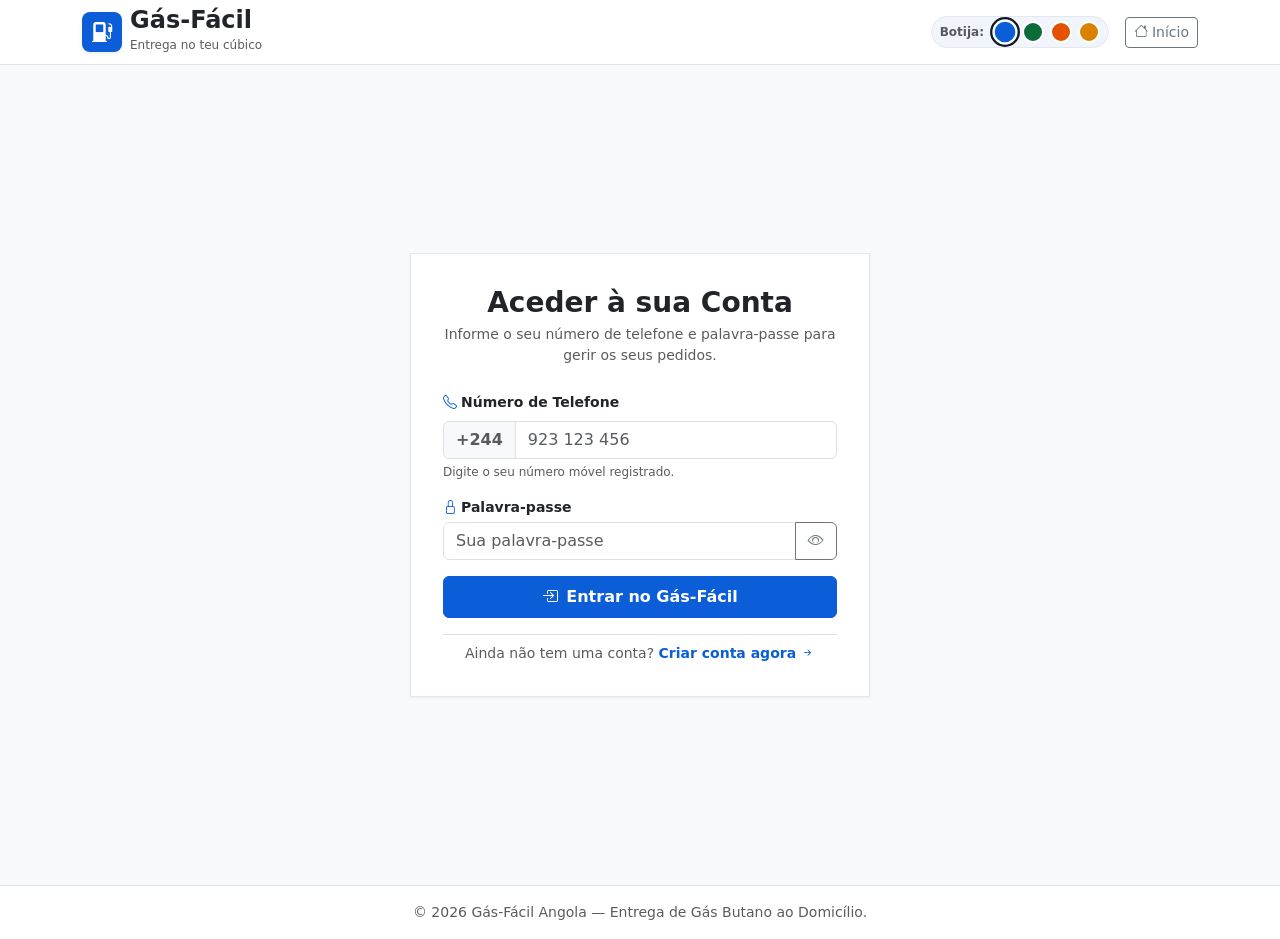
<file: src/login.html>
<!DOCTYPE html>
<html lang="pt" data-theme="blue">
<head>
  <meta charset="UTF-8">
  <meta name="viewport" content="width=device-width, initial-scale=1.0">
  <title>Entrar — Gás-Fácil</title>
  <meta name="description" content="Acesse a sua conta no Gás-Fácil para pedir gás e acompanhar entregas em Luanda.">

  <!-- Bootstrap 5.3 Local -->
  <link rel="stylesheet" href="assets/css/bootstrap.min.css">
  
  <!-- Bootstrap Icons Local -->
  <link rel="stylesheet" href="assets/css/bootstrap-icons.min.css">
  
  <!-- Variáveis de Tema (White-label das Botijas em Angola) -->
  <link rel="stylesheet" href="assets/css/theme.css">
  
  <!-- Estilos Personalizados e Seguros -->
  <link rel="stylesheet" href="assets/css/styles.css">

  <!-- Aplicação imediata do tema para evitar oscilação visual -->
  <script>
    (function() {
      try {
        var savedTheme = localStorage.getItem('gf_theme') || 'blue';
        document.documentElement.setAttribute('data-theme', savedTheme);
      } catch (e) {}
    })();
  </script>
</head>
<body class="bg-light">

  <!-- Barra Superior Mínima -->
  <header class="border-bottom bg-white py-2">
    <div class="container d-flex justify-content-between align-items-center">
      <a href="index.html" class="d-flex align-items-center gap-2 text-decoration-none">
        <div class="gf-logo-badge shadow-sm">
          <i class="bi bi-fuel-pump-fill" aria-hidden="true"></i>
        </div>
        <div>
          <span class="fs-4 fw-bold text-dark d-block lh-1">Gás-Fácil</span>
          <small class="text-muted" style="font-size: 0.75rem;">Entrega no teu cúbico</small>
        </div>
      </a>

      <!-- Seletor de Tema & Link p/ Início -->
      <div class="d-flex align-items-center gap-2">
        <div class="gf-theme-selector" title="Escolha a cor da sua botija/marca de preferência">
          <small class="text-muted fw-bold me-1 d-none d-sm-inline" style="font-size: 0.75rem;">Botija:</small>
          <button type="button" class="gf-theme-dot" data-set-theme="blue" title="Azul (Sonangol)" aria-label="Tema Azul"></button>
          <button type="button" class="gf-theme-dot" data-set-theme="green" title="Verde (PumanGás)" aria-label="Tema Verde"></button>
          <button type="button" class="gf-theme-dot" data-set-theme="orange" title="Laranja (TotalEnergies)" aria-label="Tema Laranja"></button>
          <button type="button" class="gf-theme-dot" data-set-theme="yellow" title="Amarela (Galp/Regional)" aria-label="Tema Amarela"></button>
        </div>
        <a href="index.html" class="btn btn-outline-secondary btn-sm ms-2">
          <i class="bi bi-house me-1"></i>Início
        </a>
      </div>
    </div>
  </header>

  <main class="gf-auth-wrapper">
    <div class="gf-auth-card">
      <div class="text-center mb-4">
        <h1 class="h3 fw-bold text-dark mb-1">Aceder à sua Conta</h1>
        <p class="text-muted small mb-0">Informe o seu número de telefone e palavra-passe para gerir os seus pedidos.</p>
      </div>

      <!-- Alerta dinâmico de feedback -->
      <div id="loginAlert" class="alert d-none py-2 px-3 small d-flex align-items-center mb-3" role="alert"></div>

      <!-- Formulário de Login -->
      <form id="formLogin" class="needs-validation" novalidate>
        <!-- Telefone -->
        <div class="mb-3">
          <label for="loginPhone" class="form-label fw-semibold small text-dark">
            <i class="bi bi-telephone me-1 text-primary"></i>Número de Telefone
          </label>
          <div class="input-group">
            <span class="input-group-text bg-light text-muted small fw-semibold">+244</span>
            <input 
              type="tel" 
              class="form-control" 
              id="loginPhone" 
              placeholder="923 123 456" 
              required 
              autocomplete="tel"
              inputmode="numeric"
            >
          </div>
          <div class="form-text text-muted" style="font-size: 0.75rem;">Digite o seu número móvel registrado.</div>
        </div>

        <!-- Palavra-passe -->
        <div class="mb-3">
          <div class="d-flex justify-content-between align-items-center mb-1">
            <label for="loginPassword" class="form-label fw-semibold small text-dark mb-0">
              <i class="bi bi-lock me-1 text-primary"></i>Palavra-passe
            </label>
          </div>
          <div class="input-group">
            <input 
              type="password" 
              class="form-control" 
              id="loginPassword" 
              placeholder="Sua palavra-passe" 
              required 
              autocomplete="current-password"
            >
            <button 
              type="button" 
              class="btn btn-outline-secondary" 
              data-toggle-password="loginPassword" 
              title="Mostrar ou ocultar senha"
            >
              <i class="bi bi-eye"></i>
            </button>
          </div>
        </div>

        <!-- Botão de Submissão -->
        <div class="d-grid gap-2 mb-3">
          <button type="submit" id="btnLoginSubmit" class="btn btn-primary fw-semibold py-2">
            <i class="bi bi-box-arrow-in-right me-2" aria-hidden="true"></i>Entrar no Gás-Fácil
          </button>
        </div>

        <!-- Link para Cadastro -->
        <div class="text-center pt-2 border-top">
          <p class="text-muted small mb-0">
            Ainda não tem uma conta? 
            <a href="register.html" class="fw-bold text-primary text-decoration-none">
              Criar conta agora <i class="bi bi-arrow-right-short"></i>
            </a>
          </p>
        </div>
      </form>
    </div>
  </main>

  <!-- Rodapé Simples -->
  <footer class="py-3 text-center text-muted small border-top bg-white">
    <div class="container">
      &copy; 2026 Gás-Fácil Angola — Entrega de Gás Butano ao Domicílio.
    </div>
  </footer>

  <!-- Scripts Necessários -->
  <script src="assets/js/vendor/bootstrap.bundle.min.js"></script>
  <script src="assets/js/services/storage.js"></script>
  <script src="assets/js/services/seedData.js"></script>
  <script src="assets/js/services/authService.js"></script>
  <script src="assets/js/utils/themeSwitcher.js"></script>
  <script src="assets/js/pages/auth.js"></script>
</body>
</html>
</file>
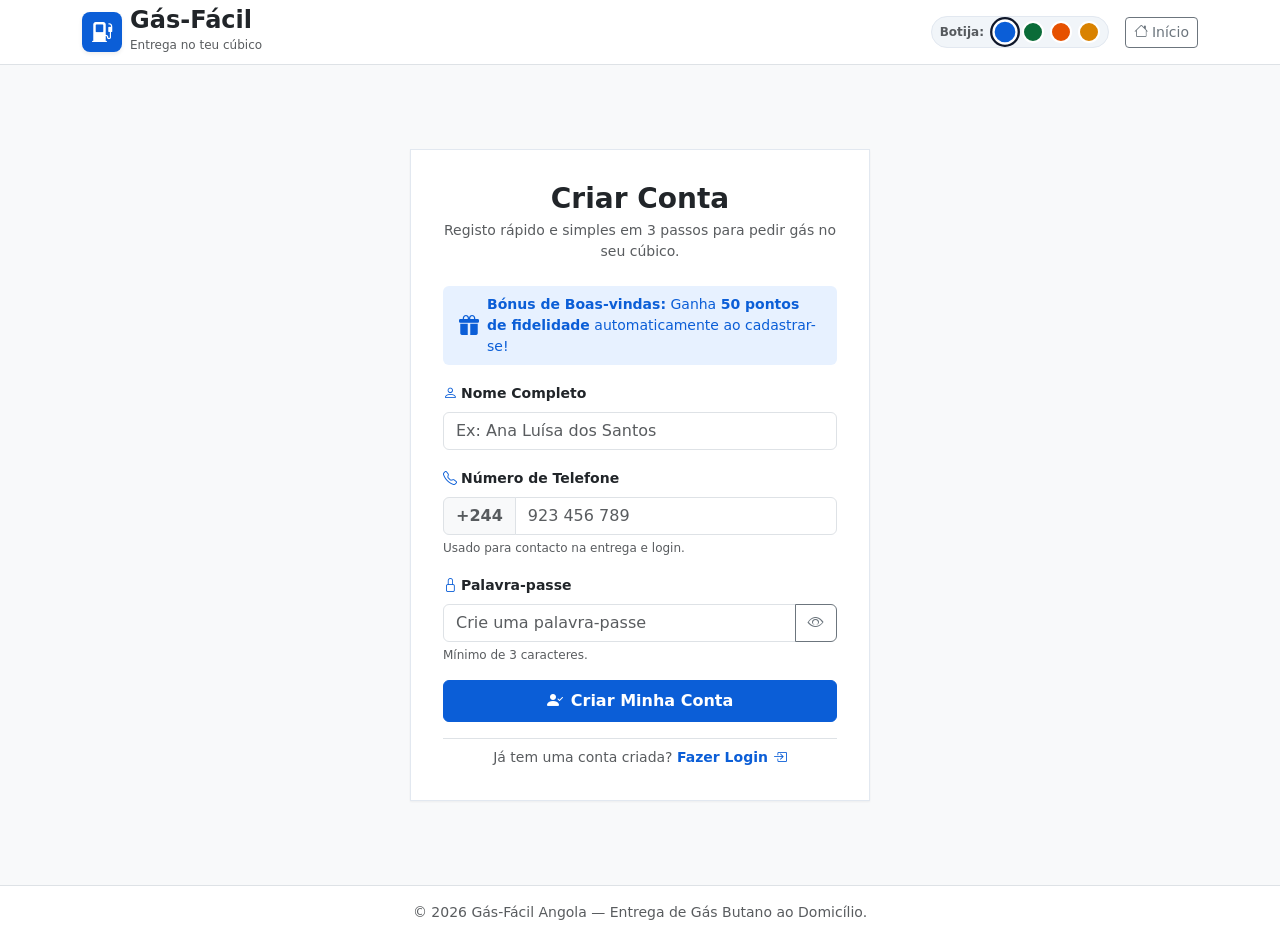
<file: src/register.html>
<!DOCTYPE html>
<html lang="pt" data-theme="blue">
<head>
  <meta charset="UTF-8">
  <meta name="viewport" content="width=device-width, initial-scale=1.0">
  <title>Criar Conta — Gás-Fácil</title>
  <meta name="description" content="Cadastre-se no Gás-Fácil com nome, telefone e palavra-passe e ganhe 50 pontos de fidelidade.">

  <!-- Bootstrap 5.3 Local -->
  <link rel="stylesheet" href="assets/css/bootstrap.min.css">
  
  <!-- Bootstrap Icons Local -->
  <link rel="stylesheet" href="assets/css/bootstrap-icons.min.css">
  
  <!-- Variáveis de Tema (White-label das Botijas em Angola) -->
  <link rel="stylesheet" href="assets/css/theme.css">
  
  <!-- Estilos Personalizados e Seguros -->
  <link rel="stylesheet" href="assets/css/styles.css">

  <!-- Aplicação imediata do tema para evitar oscilação visual -->
  <script>
    (function() {
      try {
        var savedTheme = localStorage.getItem('gf_theme') || 'blue';
        document.documentElement.setAttribute('data-theme', savedTheme);
      } catch (e) {}
    })();
  </script>
</head>
<body class="bg-light">

  <!-- Barra Superior Mínima -->
  <header class="border-bottom bg-white py-2">
    <div class="container d-flex justify-content-between align-items-center">
      <a href="index.html" class="d-flex align-items-center gap-2 text-decoration-none">
        <div class="gf-logo-badge shadow-sm">
          <i class="bi bi-fuel-pump-fill" aria-hidden="true"></i>
        </div>
        <div>
          <span class="fs-4 fw-bold text-dark d-block lh-1">Gás-Fácil</span>
          <small class="text-muted" style="font-size: 0.75rem;">Entrega no teu cúbico</small>
        </div>
      </a>

      <!-- Seletor de Tema & Link p/ Início -->
      <div class="d-flex align-items-center gap-2">
        <div class="gf-theme-selector" title="Escolha a cor da sua botija/marca de preferência">
          <small class="text-muted fw-bold me-1 d-none d-sm-inline" style="font-size: 0.75rem;">Botija:</small>
          <button type="button" class="gf-theme-dot" data-set-theme="blue" title="Azul (Sonangol)" aria-label="Tema Azul"></button>
          <button type="button" class="gf-theme-dot" data-set-theme="green" title="Verde (PumanGás)" aria-label="Tema Verde"></button>
          <button type="button" class="gf-theme-dot" data-set-theme="orange" title="Laranja (TotalEnergies)" aria-label="Tema Laranja"></button>
          <button type="button" class="gf-theme-dot" data-set-theme="yellow" title="Amarela (Galp/Regional)" aria-label="Tema Amarela"></button>
        </div>
        <a href="index.html" class="btn btn-outline-secondary btn-sm ms-2">
          <i class="bi bi-house me-1"></i>Início
        </a>
      </div>
    </div>
  </header>

  <main class="gf-auth-wrapper">
    <div class="gf-auth-card">
      <div class="text-center mb-4">
        <h1 class="h3 fw-bold text-dark mb-1">Criar Conta</h1>
        <p class="text-muted small mb-0">Registo rápido e simples em 3 passos para pedir gás no seu cúbico.</p>
      </div>

      <!-- Badge de Boas-vindas ao Programa de Fidelidade -->
      <div class="alert alert-primary bg-primary-subtle border-0 py-2 px-3 small d-flex align-items-center mb-3">
        <i class="bi bi-gift-fill me-2 fs-5"></i>
        <div>
          <strong>Bónus de Boas-vindas:</strong> Ganha <strong>50 pontos de fidelidade</strong> automaticamente ao cadastrar-se!
        </div>
      </div>

      <!-- Alerta dinâmico de feedback -->
      <div id="registerAlert" class="alert d-none py-2 px-3 small d-flex align-items-center mb-3" role="alert"></div>

      <!-- Formulário de Cadastro (Apenas Nome Completo, Telefone e Palavra-passe) -->
      <form id="formRegister" class="needs-validation" novalidate>
        <!-- 1. Nome Completo -->
        <div class="mb-3">
          <label for="regName" class="form-label fw-semibold small text-dark">
            <i class="bi bi-person me-1 text-primary"></i>Nome Completo
          </label>
          <input 
            type="text" 
            class="form-control" 
            id="regName" 
            placeholder="Ex: Ana Luísa dos Santos" 
            required 
            autocomplete="name"
          >
        </div>

        <!-- 2. Número de Telefone -->
        <div class="mb-3">
          <label for="regPhone" class="form-label fw-semibold small text-dark">
            <i class="bi bi-telephone me-1 text-primary"></i>Número de Telefone
          </label>
          <div class="input-group">
            <span class="input-group-text bg-light text-muted small fw-semibold">+244</span>
            <input 
              type="tel" 
              class="form-control" 
              id="regPhone" 
              placeholder="923 456 789" 
              required 
              autocomplete="tel"
              inputmode="numeric"
            >
          </div>
          <div class="form-text text-muted" style="font-size: 0.75rem;">Usado para contacto na entrega e login.</div>
        </div>

        <!-- 3. Palavra-passe -->
        <div class="mb-3">
          <label for="regPassword" class="form-label fw-semibold small text-dark">
            <i class="bi bi-lock me-1 text-primary"></i>Palavra-passe
          </label>
          <div class="input-group">
            <input 
              type="password" 
              class="form-control" 
              id="regPassword" 
              placeholder="Crie uma palavra-passe" 
              required 
              autocomplete="new-password"
            >
            <button 
              type="button" 
              class="btn btn-outline-secondary" 
              data-toggle-password="regPassword" 
              title="Mostrar ou ocultar senha"
            >
              <i class="bi bi-eye"></i>
            </button>
          </div>
          <div class="form-text text-muted" style="font-size: 0.75rem;">Mínimo de 3 caracteres.</div>
        </div>

        <!-- Botão de Submissão -->
        <div class="d-grid gap-2 mb-3">
          <button type="submit" id="btnRegisterSubmit" class="btn btn-primary fw-semibold py-2">
            <i class="bi bi-person-check-fill me-2" aria-hidden="true"></i>Criar Minha Conta
          </button>
        </div>

        <!-- Link para Login -->
        <div class="text-center pt-2 border-top">
          <p class="text-muted small mb-0">
            Já tem uma conta criada? 
            <a href="login.html" class="fw-bold text-primary text-decoration-none">
              Fazer Login <i class="bi bi-box-arrow-in-right"></i>
            </a>
          </p>
        </div>
      </form>
    </div>
  </main>

  <!-- Rodapé Simples -->
  <footer class="py-3 text-center text-muted small border-top bg-white">
    <div class="container">
      &copy; 2026 Gás-Fácil Angola — Entrega de Gás Butano ao Domicílio.
    </div>
  </footer>

  <!-- Scripts Necessários -->
  <script src="assets/js/vendor/bootstrap.bundle.min.js"></script>
  <script src="assets/js/services/storage.js"></script>
  <script src="assets/js/services/seedData.js"></script>
  <script src="assets/js/services/authService.js"></script>
  <script src="assets/js/utils/themeSwitcher.js"></script>
  <script src="assets/js/pages/auth.js"></script>
</body>
</html>
</file>
<file: src/assets/css/theme.css>
/* ==========================================================================
   THEME TOKENS - GÁS-FÁCIL
   Arquitetura White-Label Tematizável inspirada nas marcas de gás em Angola
   ========================================================================== */

:root,
[data-theme="blue"] {
  --color-primary: #0b5ed7;
  --color-primary-hover: #084298;
  --color-primary-active: #052c65;
  --color-primary-subtle: #e7f1ff;
  --color-primary-foreground: #ffffff;
  --color-primary-border: #9ec5fe;
  --theme-brand-name: "Azul (Sonangol Gás)";
  --theme-cylinder-color: #0b5ed7;
  --theme-cylinder-collar: #084298;
}

[data-theme="green"] {
  --color-primary: #0a6c38;
  --color-primary-hover: #074d28;
  --color-primary-active: #04361c;
  --color-primary-subtle: #e8f5ee;
  --color-primary-foreground: #ffffff;
  --color-primary-border: #a3cfbb;
  --theme-brand-name: "Verde (PumanGás)";
  --theme-cylinder-color: #0a6c38;
  --theme-cylinder-collar: #064021;
}

[data-theme="orange"] {
  --color-primary: #e65100;
  --color-primary-hover: #bf360c;
  --color-primary-active: #8c2607;
  --color-primary-subtle: #fff3e0;
  --color-primary-foreground: #ffffff;
  --color-primary-border: #ffcc80;
  --theme-brand-name: "Laranja (TotalEnergies)";
  --theme-cylinder-color: #e65100;
  --theme-cylinder-collar: #b33e00;
}

[data-theme="yellow"] {
  --color-primary: #d98200;
  --color-primary-hover: #b36b00;
  --color-primary-active: #804d00;
  --color-primary-subtle: #fff8e1;
  --color-primary-foreground: #ffffff;
  --color-primary-border: #ffe082;
  --theme-brand-name: "Amarela (Galp/Regional)";
  --theme-cylinder-color: #e59400;
  --theme-cylinder-collar: #b36b00;
}

/* Tokens Neutros e Semânticos Globais */
:root {
  --color-bg-base: #f8fafc;
  --color-bg-surface: #ffffff;
  --color-bg-muted: #f1f5f9;

  --color-text-main: #0f172a;
  --color-text-body: #334155;
  --color-text-muted: #64748b;
  --color-text-disabled: #94a3b8;

  --color-border-base: #e2e8f0;
  --color-border-hover: #cbd5e1;
  --color-border-focus: var(--color-primary);

  /* Feedback */
  --color-success: #16a34a;
  --color-success-bg: #dcfce7;
  --color-warning: #ea580c;
  --color-warning-bg: #ffedd5;
  --color-danger: #dc2626;
  --color-danger-bg: #fee2e2;
  --color-info: #0284c7;
  --color-info-bg: #e0f2fe;

  /* Tipografia */
  --font-family-base: "Segoe UI", system-ui, -apple-system, Roboto, sans-serif;

  /* Sombras Sutis */
  --shadow-sm: 0 1px 2px 0 rgba(0, 0, 0, 0.05);
  --shadow-md: 0 4px 6px -1px rgba(0, 0, 0, 0.08), 0 2px 4px -2px rgba(0, 0, 0, 0.04);
  --shadow-lg: 0 10px 15px -3px rgba(0, 0, 0, 0.08), 0 4px 6px -4px rgba(0, 0, 0, 0.03);
}
</file>
<file: src/assets/css/styles.css>
/* ==========================================================================
   ESTILOS GLOBAIS & PERSONALIZADOS - GÁS-FÁCIL
   Respeita rigorosamente Conventions-and-rules.md (Sem estética genérica de IA)
   ========================================================================== */

/* Integração com Variáveis do Bootstrap */
:root {
  --bs-primary: var(--color-primary);
  --bs-primary-rgb: 11, 94, 215;
  --bs-link-color: var(--color-primary);
  --bs-link-hover-color: var(--color-primary-hover);
}

[data-theme="green"] {
  --bs-primary-rgb: 10, 108, 56;
}

[data-theme="orange"] {
  --bs-primary-rgb: 230, 81, 0;
}

[data-theme="yellow"] {
  --bs-primary-rgb: 217, 130, 0;
}

body {
  font-family: var(--font-family-base);
  background-color: var(--color-bg-base);
  color: var(--color-text-body);
  min-height: 100vh;
  display: flex;
  flex-direction: column;
}

main {
  flex: 1;
}

/* Botões do Bootstrap integrados ao tema ativo */
.btn-primary {
  background-color: var(--color-primary) !important;
  border-color: var(--color-primary) !important;
  color: var(--color-primary-foreground) !important;
}

.btn-primary:hover,
.btn-primary:focus {
  background-color: var(--color-primary-hover) !important;
  border-color: var(--color-primary-hover) !important;
}

.btn-outline-primary {
  color: var(--color-primary) !important;
  border-color: var(--color-primary) !important;
}

.btn-outline-primary:hover,
.btn-outline-primary:focus,
.btn-outline-primary.active {
  background-color: var(--color-primary) !important;
  border-color: var(--color-primary) !important;
  color: var(--color-primary-foreground) !important;
}

.text-primary {
  color: var(--color-primary) !important;
}

.bg-primary {
  background-color: var(--color-primary) !important;
}

.border-primary {
  border-color: var(--color-primary) !important;
}

.bg-primary-subtle {
  background-color: var(--color-primary-subtle) !important;
  color: var(--color-primary) !important;
}

/* Navbar */
.gf-navbar {
  background-color: var(--color-bg-surface);
  border-bottom: 1px solid var(--color-border-base);
}

.gf-logo-badge {
  display: inline-flex;
  align-items: center;
  justify-content: center;
  width: 40px;
  height: 40px;
  border-radius: 8px;
  background-color: var(--color-primary);
  color: #ffffff;
  font-size: 1.25rem;
}

/* Seletor de Tema das Botijas (Pílula no Header) */
.gf-theme-selector {
  display: inline-flex;
  align-items: center;
  background-color: var(--color-bg-muted);
  border: 1px solid var(--color-border-base);
  border-radius: 50rem;
  padding: 4px 8px;
  gap: 6px;
}

.gf-theme-dot {
  width: 22px;
  height: 22px;
  border-radius: 50%;
  border: 2px solid #ffffff;
  cursor: pointer;
  transition: transform 0.15s ease, box-shadow 0.15s ease;
  padding: 0;
}

.gf-theme-dot:hover {
  transform: scale(1.15);
}

.gf-theme-dot.active {
  outline: 2px solid var(--color-text-main);
  transform: scale(1.15);
}

.gf-theme-dot[data-set-theme="blue"] { background-color: #0b5ed7; }
.gf-theme-dot[data-set-theme="green"] { background-color: #0a6c38; }
.gf-theme-dot[data-set-theme="orange"] { background-color: #e65100; }
.gf-theme-dot[data-set-theme="yellow"] { background-color: #d98200; }

/* ==========================================================================
   HERO SECTION COM IMAGEM E FILTRO ESCURO SUAVE (SEM DESFOQUE)
   ========================================================================== */
.gf-hero-section {
  position: relative;
  overflow: hidden;
  padding: 4.5rem 0;
  background-color: #0b1120;
}

.gf-hero-bg {
  position: absolute;
  top: 0;
  left: 0;
  width: 100%;
  height: 100%;
  background-image: url('../images/hero-kitchen.jpg');
  background-size: cover;
  background-position: center 25%;
  /* Filtro ligeiramente escuro, mantendo nitidez total da foto */
  filter: brightness(0.65) contrast(1.05);
  z-index: 1;
}

.gf-hero-overlay {
  position: absolute;
  top: 0;
  left: 0;
  width: 100%;
  height: 100%;
  /* Overlay direcional: mais denso à esquerda para legibilidade dos textos e suave à direita */
  background: linear-gradient(90deg, rgba(11, 17, 32, 0.88) 0%, rgba(11, 17, 32, 0.65) 55%, rgba(11, 17, 32, 0.35) 100%);
  z-index: 2;
}

.gf-hero-content {
  position: relative;
  z-index: 3;
}

/* Card de Destaque do Diferencial: "Gás Bazou" */
.gf-card-bazou {
  border: 2px solid var(--color-primary);
  background-color: #ffffff;
  border-radius: 12px;
}

.gf-badge-bazou {
  background-color: var(--color-warning-bg);
  color: var(--color-warning);
  font-weight: 600;
  border-radius: 6px;
  padding: 4px 10px;
}

/* Seção de Como Funciona */
.gf-step-number {
  width: 44px;
  height: 44px;
  border-radius: 50%;
  background-color: var(--color-primary-subtle);
  color: var(--color-primary);
  font-weight: 700;
  font-size: 1.15rem;
  display: inline-flex;
  align-items: center;
  justify-content: center;
}

/* Cards de Preço & Botija */
.gf-pricing-card {
  border: 1px solid var(--color-border-base);
  border-radius: 12px;
  background-color: #ffffff;
  transition: border-color 0.2s ease, box-shadow 0.2s ease;
}

.gf-pricing-card:hover {
  border-color: var(--color-primary);
  box-shadow: var(--shadow-md);
}

.gf-pricing-card.featured {
  border: 2px solid var(--color-primary);
}

/* SVG da Botija Dinâmica */
.gf-cylinder-svg {
  width: 110px;
  height: 150px;
  filter: drop-shadow(0 4px 6px rgba(0, 0, 0, 0.08));
}

.gf-cylinder-body {
  fill: var(--theme-cylinder-color);
  transition: fill 0.3s ease;
}

.gf-cylinder-collar {
  fill: var(--theme-cylinder-collar);
  transition: fill 0.3s ease;
}

/* FAQ Accordion do Bootstrap */
.accordion-button:not(.collapsed) {
  color: var(--color-primary);
  background-color: var(--color-primary-subtle);
}

.accordion-button:focus {
  border-color: var(--color-primary-border);
  box-shadow: 0 0 0 0.25rem var(--color-primary-subtle);
}

/* Rodapé */
.gf-footer {
  background-color: #0f172a;
  color: #94a3b8;
  border-top: 1px solid #1e293b;
}

.gf-footer a {
  color: #cbd5e1;
  text-decoration: none;
}

.gf-footer a:hover {
  color: #ffffff;
  text-decoration: underline;
}

/* ==========================================================================
   MÓDULOS DE AUTENTICAÇÃO (LOGIN & REGISTO)
   ========================================================================== */
.gf-auth-wrapper {
  min-height: calc(100vh - 80px);
  display: flex;
  align-items: center;
  justify-content: center;
  padding: 2.5rem 1rem;
}

.gf-auth-card {
  max-width: 460px;
  width: 100%;
  background-color: var(--color-bg-surface);
  border: 1px solid var(--color-border-base);
  border-radius: var(--radius-md);
  box-shadow: var(--shadow-sm);
  padding: 2rem;
}

@media (max-width: 576px) {
  .gf-auth-card {
    padding: 1.5rem;
  }
}

/* ==========================================================================
   PAINEL DO UTILIZADOR & RASTREAMENTO (DASHBOARD)
   ========================================================================== */
.gf-user-avatar {
  width: 44px;
  height: 44px;
  border-radius: 50%;
  background-color: var(--color-primary-subtle);
  color: var(--color-primary);
  font-weight: 700;
  display: inline-flex;
  align-items: center;
  justify-content: center;
  font-size: 1.1rem;
}

.gf-stat-card {
  background-color: var(--color-bg-surface);
  border: 1px solid var(--color-border-base);
  border-radius: var(--radius-md);
  padding: 1.25rem;
  transition: border-color 0.15s ease;
}

.gf-stat-card:hover {
  border-color: var(--color-primary);
}

.gf-stat-icon {
  width: 46px;
  height: 46px;
  border-radius: var(--radius-sm);
  display: inline-flex;
  align-items: center;
  justify-content: center;
  font-size: 1.35rem;
}

/* Linha do Tempo de Rastreamento do Pedido (Order Tracking Timeline) */
.gf-tracking-timeline {
  display: flex;
  justify-content: space-between;
  position: relative;
  margin: 1.5rem 0 1rem;
  padding: 0;
  list-style: none;
}

.gf-tracking-timeline::before {
  content: '';
  position: absolute;
  top: 18px;
  left: 20px;
  right: 20px;
  height: 3px;
  background-color: var(--color-border-base);
  z-index: 1;
}

.gf-tracking-step {
  position: relative;
  z-index: 2;
  text-align: center;
  flex: 1;
}

.gf-tracking-icon {
  width: 38px;
  height: 38px;
  border-radius: 50%;
  background-color: var(--color-bg-surface);
  border: 2px solid var(--color-border-base);
  color: var(--color-text-muted);
  display: inline-flex;
  align-items: center;
  justify-content: center;
  font-size: 0.95rem;
  margin-bottom: 0.5rem;
  transition: all 0.2s ease;
}

.gf-tracking-step.completed .gf-tracking-icon {
  background-color: var(--color-primary);
  border-color: var(--color-primary);
  color: #ffffff;
}

.gf-tracking-step.current .gf-tracking-icon {
  background-color: var(--color-primary-subtle);
  border-color: var(--color-primary);
  color: var(--color-primary);
  font-weight: bold;
  box-shadow: 0 0 0 4px rgba(var(--bs-primary-rgb), 0.15);
}

.gf-tracking-step .gf-step-title {
  font-size: 0.8rem;
  font-weight: 600;
  color: var(--color-text-muted);
  display: block;
}

.gf-tracking-step.completed .gf-step-title,
.gf-tracking-step.current .gf-step-title {
  color: var(--color-text-main);
}
</file>
